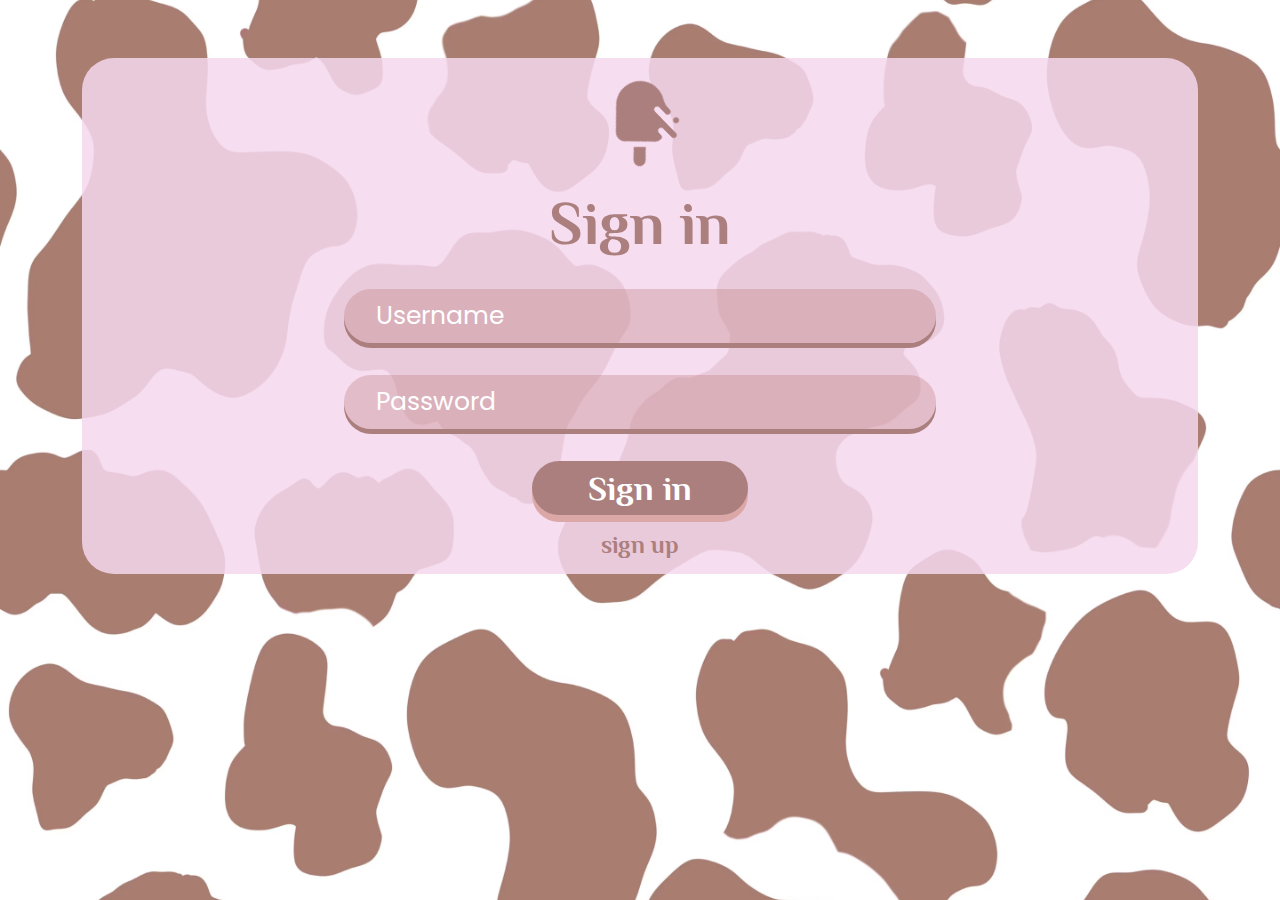
<file: index.html>
<!DOCTYPE html>
<html lang="en">
<head>
    <meta charset="UTF-8">
    <meta http-equiv="X-UA-Compatible" content="IE=edge">
    <meta name="viewport" content="width=device-width, initial-scale=1.0">
    <title>Choco Admin</title>
    <link rel="stylesheet" href="./scss/style.css">
    <link rel="stylesheet" href="/Philosopher/stylesheet.css">
    <link rel="stylesheet" href="./poppins/stylesheet.css">
    <link rel="stylesheet" href="./bootstrap-5.0.2-dist/css/bootstrap-grid.css">
</head>
<body>
    
<div class="background_img">
   <div class="container">
    <div class="signin_block">
        <div class="logo">
            <img src="./images/Melting Ice Cream.png" alt="">
        </div>
        <div class="heading">
            <h2>Sign in</h2>
        </div>
        <div class="signin_form">
            <input class="input_form signin_username" type="text" placeholder="Username">
            <input class="input_form signin_password" type="password" placeholder="Password">

        </div>
        <div class="signin_btn">
            <button>Sign in</button>
        </div>
        <div class="signup_link">
            <a href="./pages/signup.html">sign up</a>
        </div>
    </div>
    </div>
</div>




<script type="text/javascript" src="./js/validation.js"></script>

<script type="text/javascript" src="./js/sign_in.js"></script>
</body>
</html>
</file>
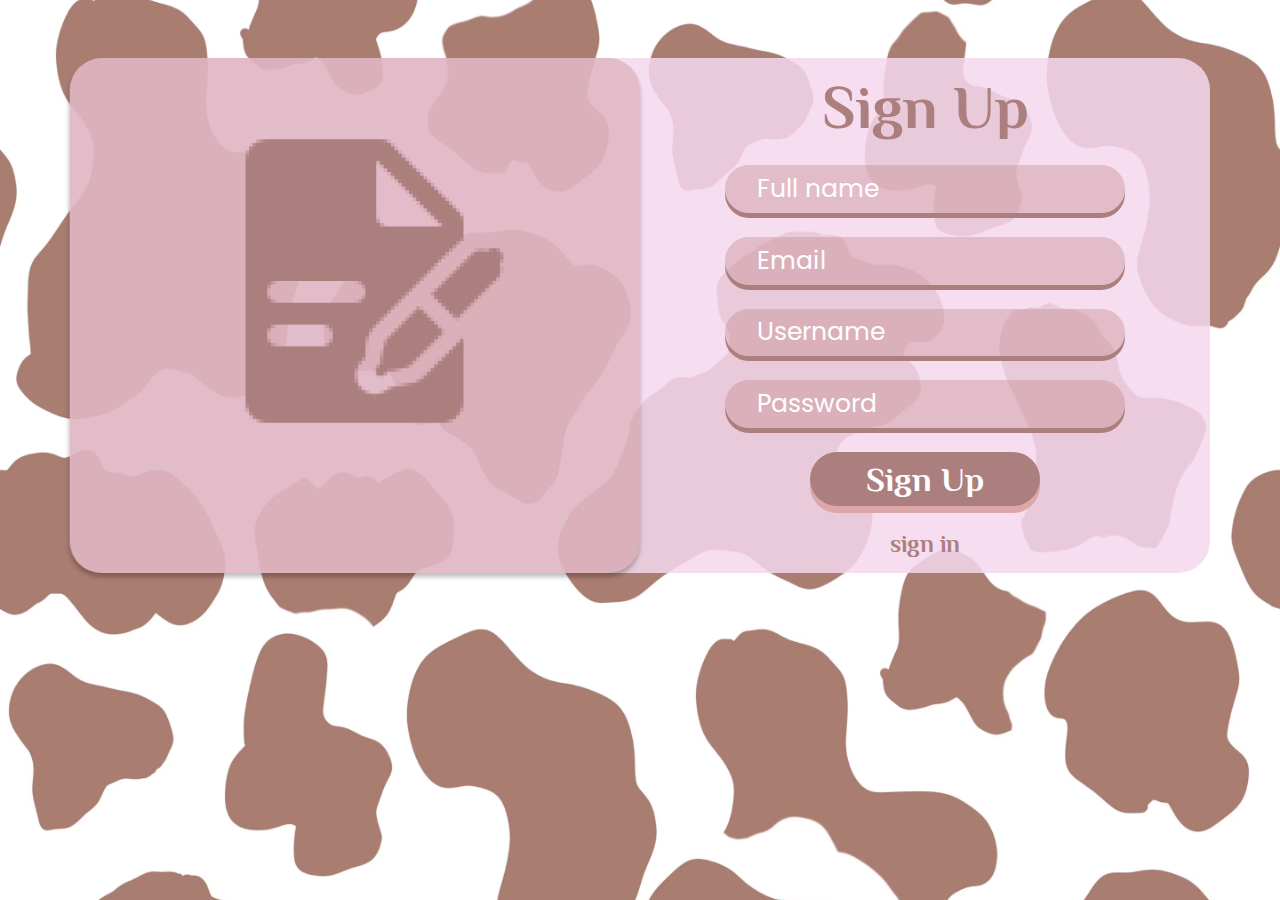
<file: pages/signup.html>
<!DOCTYPE html>
<html lang="en">
<head>
    <meta charset="UTF-8">
    <meta http-equiv="X-UA-Compatible" content="IE=edge">
    <meta name="viewport" content="width=device-width, initial-scale=1.0">
    <title>Choco Admin</title>
    <link rel="stylesheet" href="../scss/style.css">
    <link rel="stylesheet" href="../Philosopher/stylesheet.css">
    <link rel="stylesheet" href="../poppins/stylesheet.css">
    <link rel="stylesheet" href="../bootstrap-5.0.2-dist/css/bootstrap-grid.css">
</head>
<body>
    
<div class="background_img">
   
    <div class="container signin_block">
        <div class="row">
        <div class="left_block col-lg-6 ">
            <img src="../images/Signing A Document.png" alt="">
        </div>
        <div class="right_block col-lg-6">
        <div class="heading">
            <h2>Sign Up</h2>
        </div>
        <form action=""  class="form" id="form">
        <div class="signin_form ">
            <input class="form-input full_name" type="text" placeholder="Full name">
            <input class="form-input email" type="text" placeholder="Email">
            <input class="form-input user_name" type="text" placeholder="Username">
            <input class="form-input password" type="password" placeholder="Password">


        </div>
        <div class="signup_btn">
            <button>Sign Up</button>
        </div>
        <div class="signin_link">
            <a href="../index.html">sign in</a>
        </div>
        </form>
        </div>
        </div>
    </div>
</div>

<script type="text/javascript" src="../js/validation.js"></script>

</body>
</html>
</file>
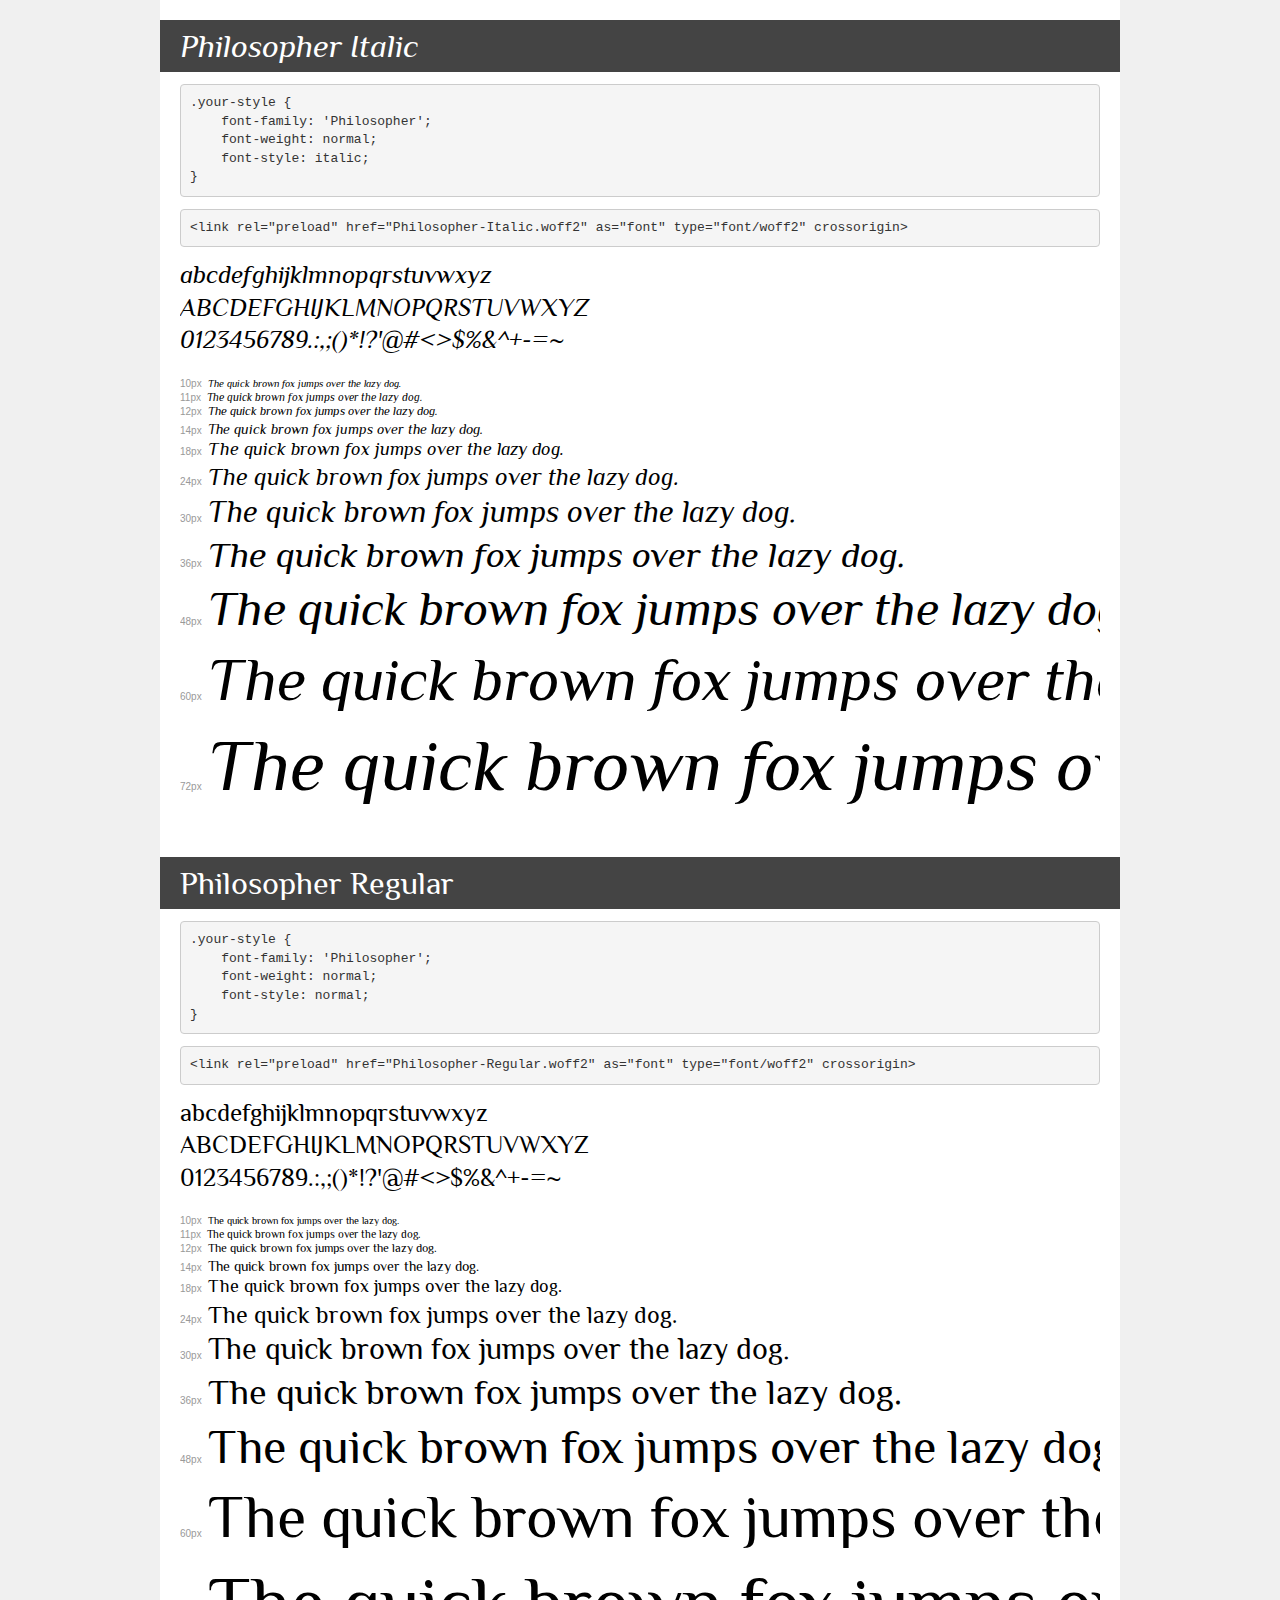
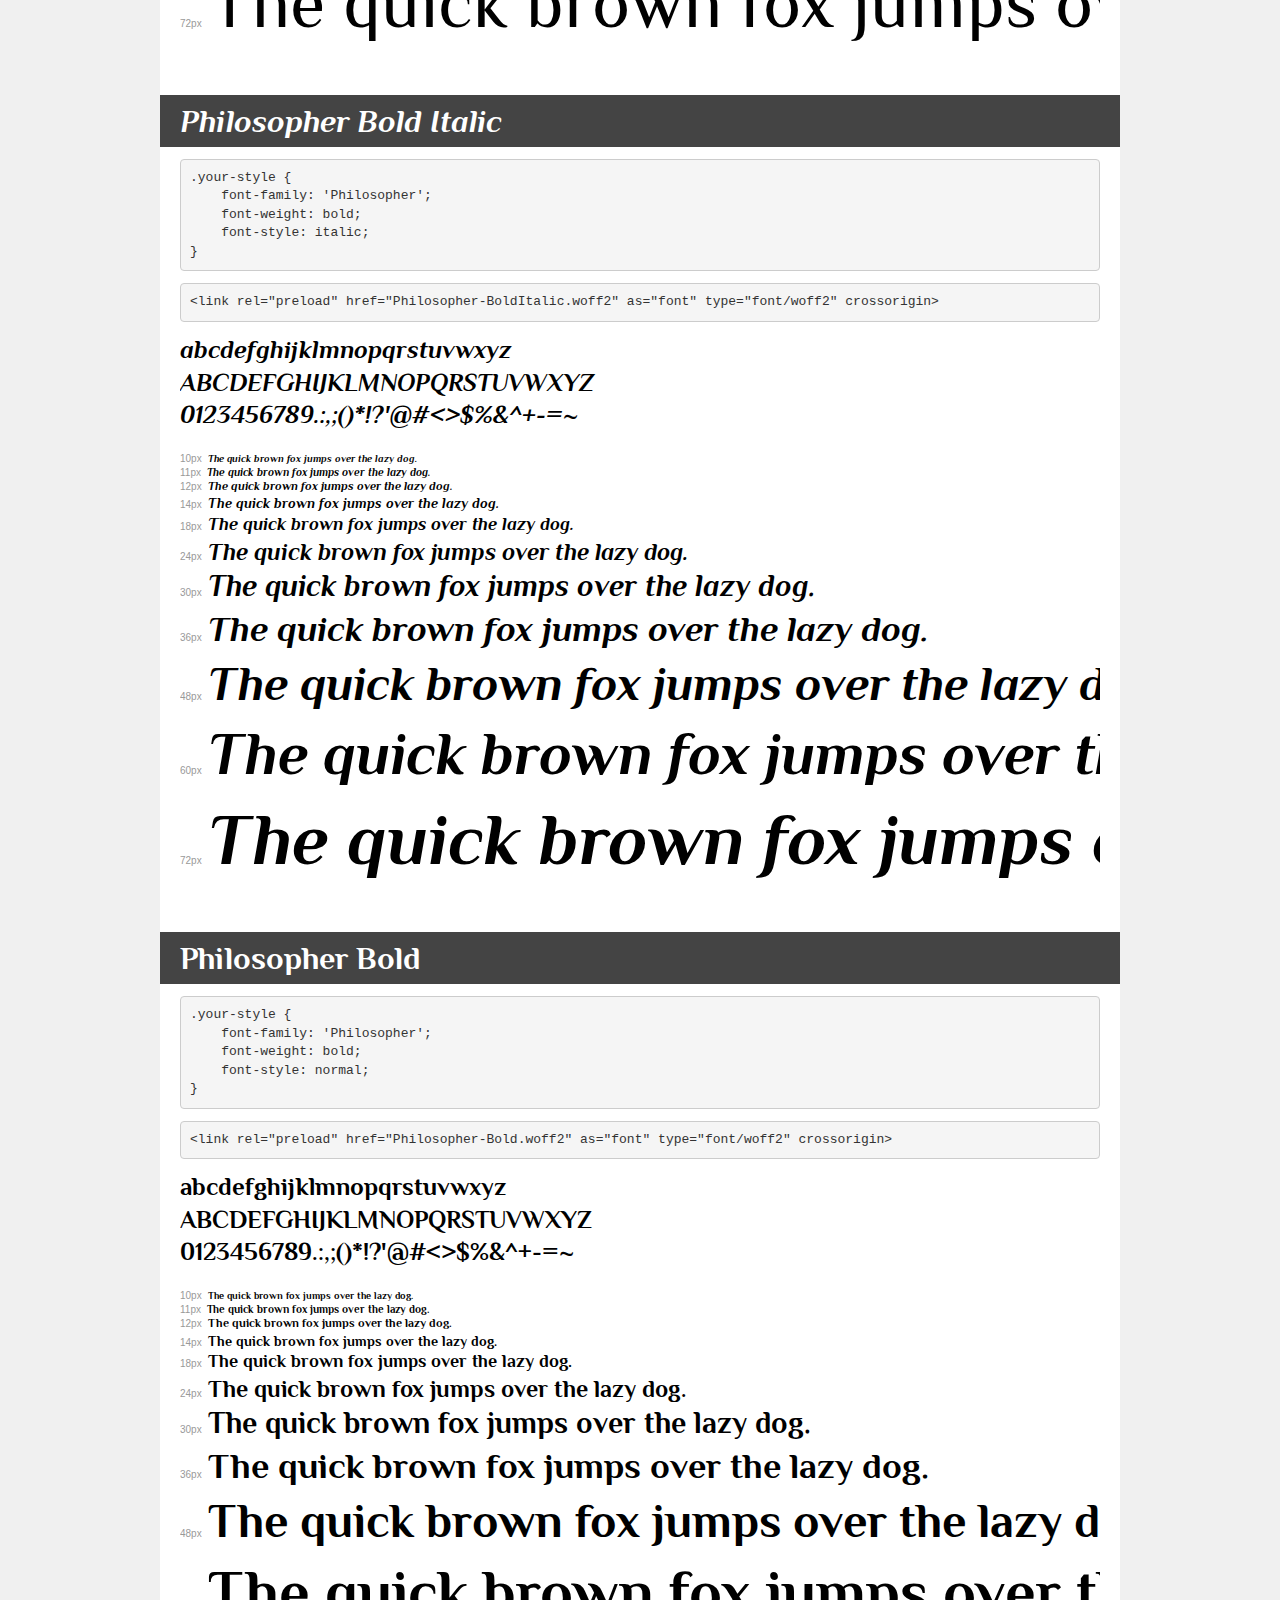
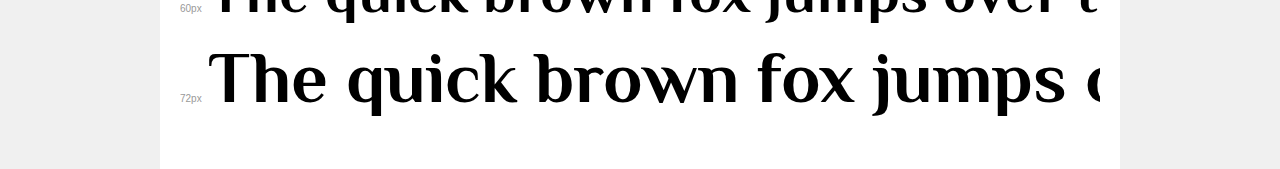
<file: Philosopher/demo.html>
<!DOCTYPE html>
<html lang="en">
<head>
    <meta charset="utf-8">
    <meta http-equiv="X-UA-Compatible" content="IE=edge">
    <meta name="viewport" content="width=device-width, initial-scale=1">
    <meta name="robots" content="noindex, noarchive">
    <meta name="format-detection" content="telephone=no">
    <title>Transfonter demo</title>
    <link href="stylesheet.css" rel="stylesheet">
    <style>
        /*
        http://meyerweb.com/eric/tools/css/reset/
        v2.0 | 20110126
        License: none (public domain)
        */
        html, body, div, span, applet, object, iframe,
        h1, h2, h3, h4, h5, h6, p, blockquote, pre,
        a, abbr, acronym, address, big, cite, code,
        del, dfn, em, img, ins, kbd, q, s, samp,
        small, strike, strong, sub, sup, tt, var,
        b, u, i, center,
        dl, dt, dd, ol, ul, li,
        fieldset, form, label, legend,
        table, caption, tbody, tfoot, thead, tr, th, td,
        article, aside, canvas, details, embed,
        figure, figcaption, footer, header, hgroup,
        menu, nav, output, ruby, section, summary,
        time, mark, audio, video {
            margin: 0;
            padding: 0;
            border: 0;
            font-size: 100%;
            font: inherit;
            vertical-align: baseline;
        }
        /* HTML5 display-role reset for older browsers */
        article, aside, details, figcaption, figure,
        footer, header, hgroup, menu, nav, section {
            display: block;
        }
        body {
            line-height: 1;
        }
        ol, ul {
            list-style: none;
        }
        blockquote, q {
            quotes: none;
        }
        blockquote:before, blockquote:after,
        q:before, q:after {
            content: '';
            content: none;
        }
        table {
            border-collapse: collapse;
            border-spacing: 0;
        }
        /* demo styles */
        body {
            background: #f0f0f0;
            color: #000;
        }
        .page {
            background: #fff;
            width: 920px;
            margin: 0 auto;
            padding: 20px 20px 0 20px;
            overflow: hidden;
        }
        .font-container {
            overflow-x: auto;
            overflow-y: hidden;
            margin-bottom: 40px;
            line-height: 1.3;
            white-space: nowrap;
            padding-bottom: 5px;
        }
        h1 {
            position: relative;
            background: #444;
            font-size: 32px;
            color: #fff;
            padding: 10px 20px;
            margin: 0 -20px 12px -20px;
        }
        .letters {
            font-size: 25px;
            margin-bottom: 20px;
        }
        .s10:before {
            content: '10px';
        }
        .s11:before {
            content: '11px';
        }
        .s12:before {
            content: '12px';
        }
        .s14:before {
            content: '14px';
        }
        .s18:before {
            content: '18px';
        }
        .s24:before {
            content: '24px';
        }
        .s30:before {
            content: '30px';
        }
        .s36:before {
            content: '36px';
        }
        .s48:before {
            content: '48px';
        }
        .s60:before {
            content: '60px';
        }
        .s72:before {
            content: '72px';
        }
        .s10:before, .s11:before, .s12:before, .s14:before,
        .s18:before, .s24:before, .s30:before, .s36:before,
        .s48:before, .s60:before, .s72:before {
            font-family: Arial, sans-serif;
            font-size: 10px;
            font-weight: normal;
            font-style: normal;
            color: #999;
            padding-right: 6px;
        }
        pre {
            display: block;
            padding: 9px;
            margin: 0 0 12px;
            font-family: Monaco, Menlo, Consolas, "Courier New", monospace;
            font-size: 13px;
            line-height: 1.428571429;
            color: #333;
            font-weight: normal;
            font-style: normal;
            background-color: #f5f5f5;
            border: 1px solid #ccc;
            overflow-x: auto;
            border-radius: 4px;
        }
        /* responsive */
        @media (max-width: 959px) {
            .page {
                width: auto;
                margin: 0;
            }
        }
    </style>
</head>
<body>
<div class="page">
    <div class="demo">
        <h1 style="font-family: 'Philosopher'; font-weight: normal; font-style: italic;">Philosopher Italic</h1>
        <pre title="Usage">.your-style {
    font-family: 'Philosopher';
    font-weight: normal;
    font-style: italic;
}</pre>
        <pre title="Preload (optional)">
&lt;link rel=&quot;preload&quot; href=&quot;Philosopher-Italic.woff2&quot; as=&quot;font&quot; type=&quot;font/woff2&quot; crossorigin&gt;</pre>
        <div class="font-container" style="font-family: 'Philosopher'; font-weight: normal; font-style: italic;">
            <p class="letters">
                abcdefghijklmnopqrstuvwxyz<br>
ABCDEFGHIJKLMNOPQRSTUVWXYZ<br>
                0123456789.:,;()*!?'@#&lt;&gt;$%&^+-=~
            </p>
            <p class="s10" style="font-size: 10px;">The quick brown fox jumps over the lazy dog.</p>
            <p class="s11" style="font-size: 11px;">The quick brown fox jumps over the lazy dog.</p>
            <p class="s12" style="font-size: 12px;">The quick brown fox jumps over the lazy dog.</p>
            <p class="s14" style="font-size: 14px;">The quick brown fox jumps over the lazy dog.</p>
            <p class="s18" style="font-size: 18px;">The quick brown fox jumps over the lazy dog.</p>
            <p class="s24" style="font-size: 24px;">The quick brown fox jumps over the lazy dog.</p>
            <p class="s30" style="font-size: 30px;">The quick brown fox jumps over the lazy dog.</p>
            <p class="s36" style="font-size: 36px;">The quick brown fox jumps over the lazy dog.</p>
            <p class="s48" style="font-size: 48px;">The quick brown fox jumps over the lazy dog.</p>
            <p class="s60" style="font-size: 60px;">The quick brown fox jumps over the lazy dog.</p>
            <p class="s72" style="font-size: 72px;">The quick brown fox jumps over the lazy dog.</p>
        </div>
    </div>

    <div class="demo">
        <h1 style="font-family: 'Philosopher'; font-weight: normal; font-style: normal;">Philosopher Regular</h1>
        <pre title="Usage">.your-style {
    font-family: 'Philosopher';
    font-weight: normal;
    font-style: normal;
}</pre>
        <pre title="Preload (optional)">
&lt;link rel=&quot;preload&quot; href=&quot;Philosopher-Regular.woff2&quot; as=&quot;font&quot; type=&quot;font/woff2&quot; crossorigin&gt;</pre>
        <div class="font-container" style="font-family: 'Philosopher'; font-weight: normal; font-style: normal;">
            <p class="letters">
                abcdefghijklmnopqrstuvwxyz<br>
ABCDEFGHIJKLMNOPQRSTUVWXYZ<br>
                0123456789.:,;()*!?'@#&lt;&gt;$%&^+-=~
            </p>
            <p class="s10" style="font-size: 10px;">The quick brown fox jumps over the lazy dog.</p>
            <p class="s11" style="font-size: 11px;">The quick brown fox jumps over the lazy dog.</p>
            <p class="s12" style="font-size: 12px;">The quick brown fox jumps over the lazy dog.</p>
            <p class="s14" style="font-size: 14px;">The quick brown fox jumps over the lazy dog.</p>
            <p class="s18" style="font-size: 18px;">The quick brown fox jumps over the lazy dog.</p>
            <p class="s24" style="font-size: 24px;">The quick brown fox jumps over the lazy dog.</p>
            <p class="s30" style="font-size: 30px;">The quick brown fox jumps over the lazy dog.</p>
            <p class="s36" style="font-size: 36px;">The quick brown fox jumps over the lazy dog.</p>
            <p class="s48" style="font-size: 48px;">The quick brown fox jumps over the lazy dog.</p>
            <p class="s60" style="font-size: 60px;">The quick brown fox jumps over the lazy dog.</p>
            <p class="s72" style="font-size: 72px;">The quick brown fox jumps over the lazy dog.</p>
        </div>
    </div>

    <div class="demo">
        <h1 style="font-family: 'Philosopher'; font-weight: bold; font-style: italic;">Philosopher Bold Italic</h1>
        <pre title="Usage">.your-style {
    font-family: 'Philosopher';
    font-weight: bold;
    font-style: italic;
}</pre>
        <pre title="Preload (optional)">
&lt;link rel=&quot;preload&quot; href=&quot;Philosopher-BoldItalic.woff2&quot; as=&quot;font&quot; type=&quot;font/woff2&quot; crossorigin&gt;</pre>
        <div class="font-container" style="font-family: 'Philosopher'; font-weight: bold; font-style: italic;">
            <p class="letters">
                abcdefghijklmnopqrstuvwxyz<br>
ABCDEFGHIJKLMNOPQRSTUVWXYZ<br>
                0123456789.:,;()*!?'@#&lt;&gt;$%&^+-=~
            </p>
            <p class="s10" style="font-size: 10px;">The quick brown fox jumps over the lazy dog.</p>
            <p class="s11" style="font-size: 11px;">The quick brown fox jumps over the lazy dog.</p>
            <p class="s12" style="font-size: 12px;">The quick brown fox jumps over the lazy dog.</p>
            <p class="s14" style="font-size: 14px;">The quick brown fox jumps over the lazy dog.</p>
            <p class="s18" style="font-size: 18px;">The quick brown fox jumps over the lazy dog.</p>
            <p class="s24" style="font-size: 24px;">The quick brown fox jumps over the lazy dog.</p>
            <p class="s30" style="font-size: 30px;">The quick brown fox jumps over the lazy dog.</p>
            <p class="s36" style="font-size: 36px;">The quick brown fox jumps over the lazy dog.</p>
            <p class="s48" style="font-size: 48px;">The quick brown fox jumps over the lazy dog.</p>
            <p class="s60" style="font-size: 60px;">The quick brown fox jumps over the lazy dog.</p>
            <p class="s72" style="font-size: 72px;">The quick brown fox jumps over the lazy dog.</p>
        </div>
    </div>

    <div class="demo">
        <h1 style="font-family: 'Philosopher'; font-weight: bold; font-style: normal;">Philosopher Bold</h1>
        <pre title="Usage">.your-style {
    font-family: 'Philosopher';
    font-weight: bold;
    font-style: normal;
}</pre>
        <pre title="Preload (optional)">
&lt;link rel=&quot;preload&quot; href=&quot;Philosopher-Bold.woff2&quot; as=&quot;font&quot; type=&quot;font/woff2&quot; crossorigin&gt;</pre>
        <div class="font-container" style="font-family: 'Philosopher'; font-weight: bold; font-style: normal;">
            <p class="letters">
                abcdefghijklmnopqrstuvwxyz<br>
ABCDEFGHIJKLMNOPQRSTUVWXYZ<br>
                0123456789.:,;()*!?'@#&lt;&gt;$%&^+-=~
            </p>
            <p class="s10" style="font-size: 10px;">The quick brown fox jumps over the lazy dog.</p>
            <p class="s11" style="font-size: 11px;">The quick brown fox jumps over the lazy dog.</p>
            <p class="s12" style="font-size: 12px;">The quick brown fox jumps over the lazy dog.</p>
            <p class="s14" style="font-size: 14px;">The quick brown fox jumps over the lazy dog.</p>
            <p class="s18" style="font-size: 18px;">The quick brown fox jumps over the lazy dog.</p>
            <p class="s24" style="font-size: 24px;">The quick brown fox jumps over the lazy dog.</p>
            <p class="s30" style="font-size: 30px;">The quick brown fox jumps over the lazy dog.</p>
            <p class="s36" style="font-size: 36px;">The quick brown fox jumps over the lazy dog.</p>
            <p class="s48" style="font-size: 48px;">The quick brown fox jumps over the lazy dog.</p>
            <p class="s60" style="font-size: 60px;">The quick brown fox jumps over the lazy dog.</p>
            <p class="s72" style="font-size: 72px;">The quick brown fox jumps over the lazy dog.</p>
        </div>
    </div>

</div>
</body>
</html>
</file>
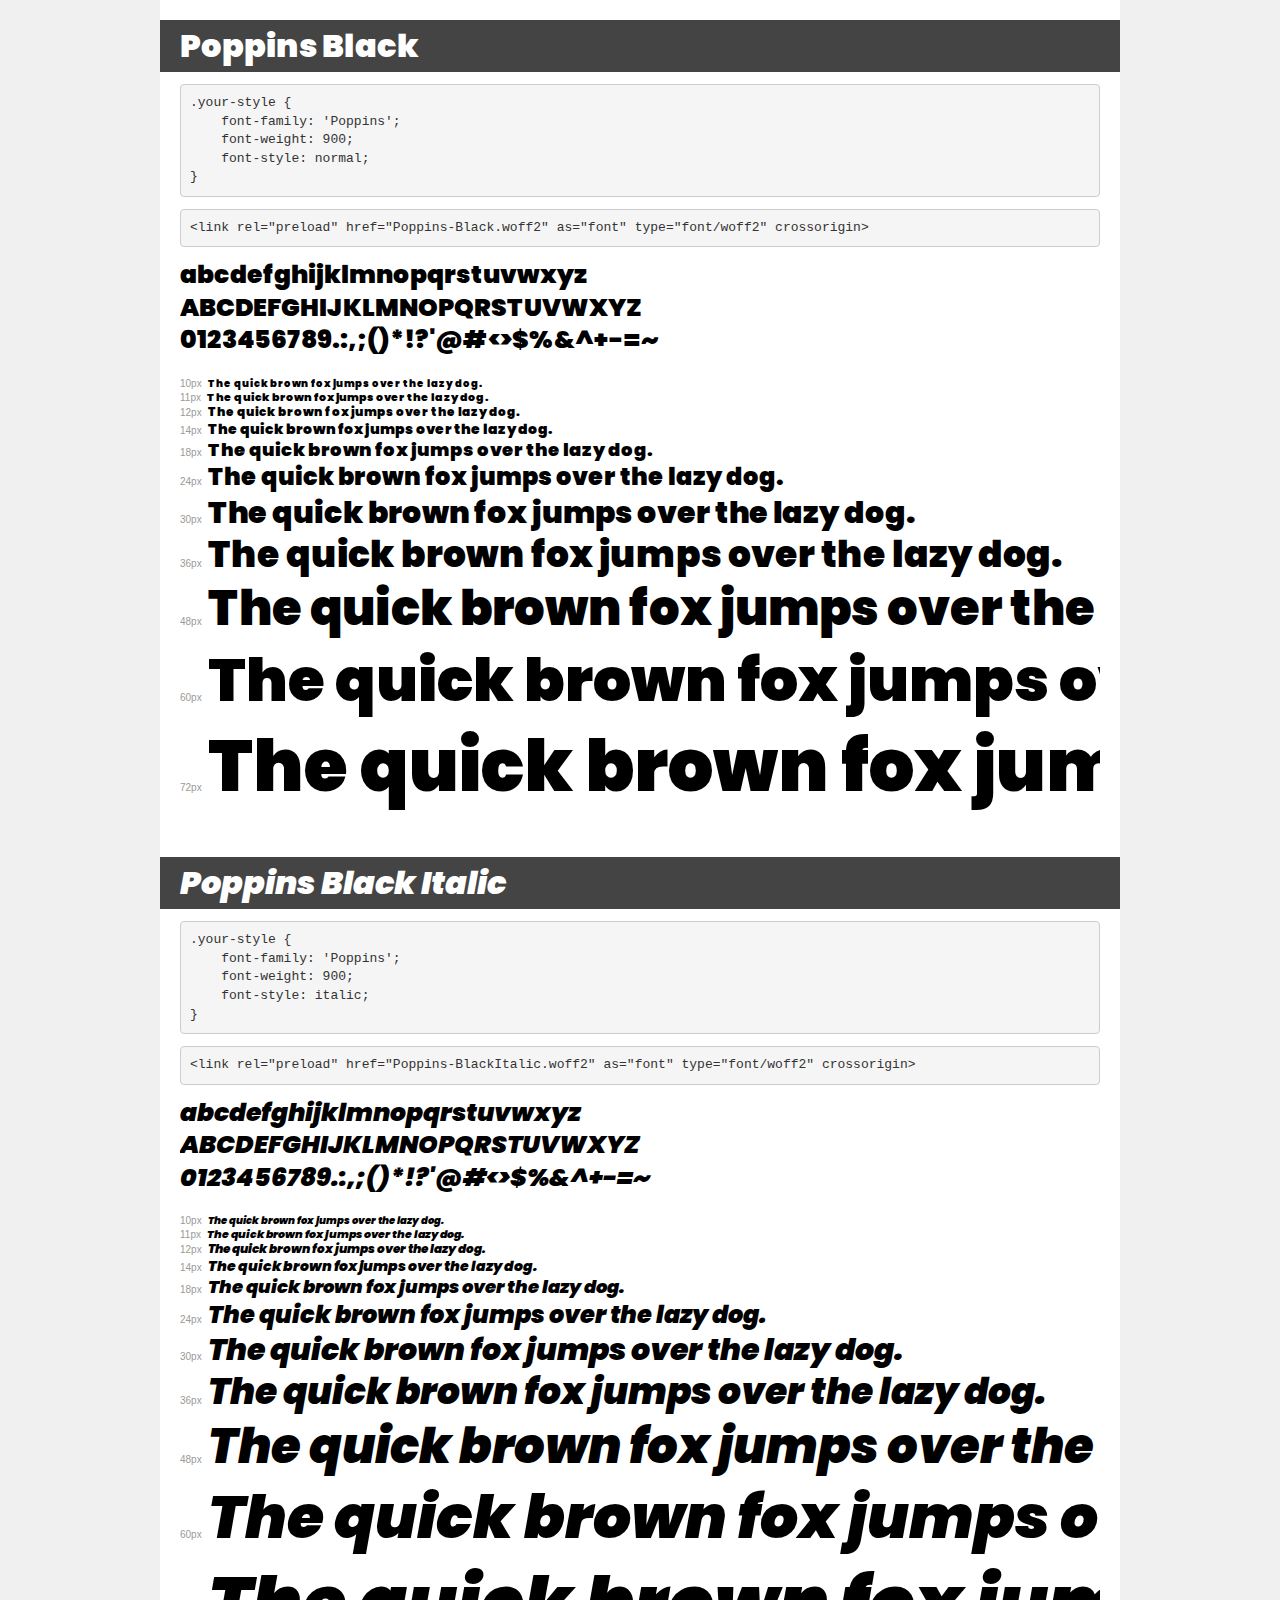
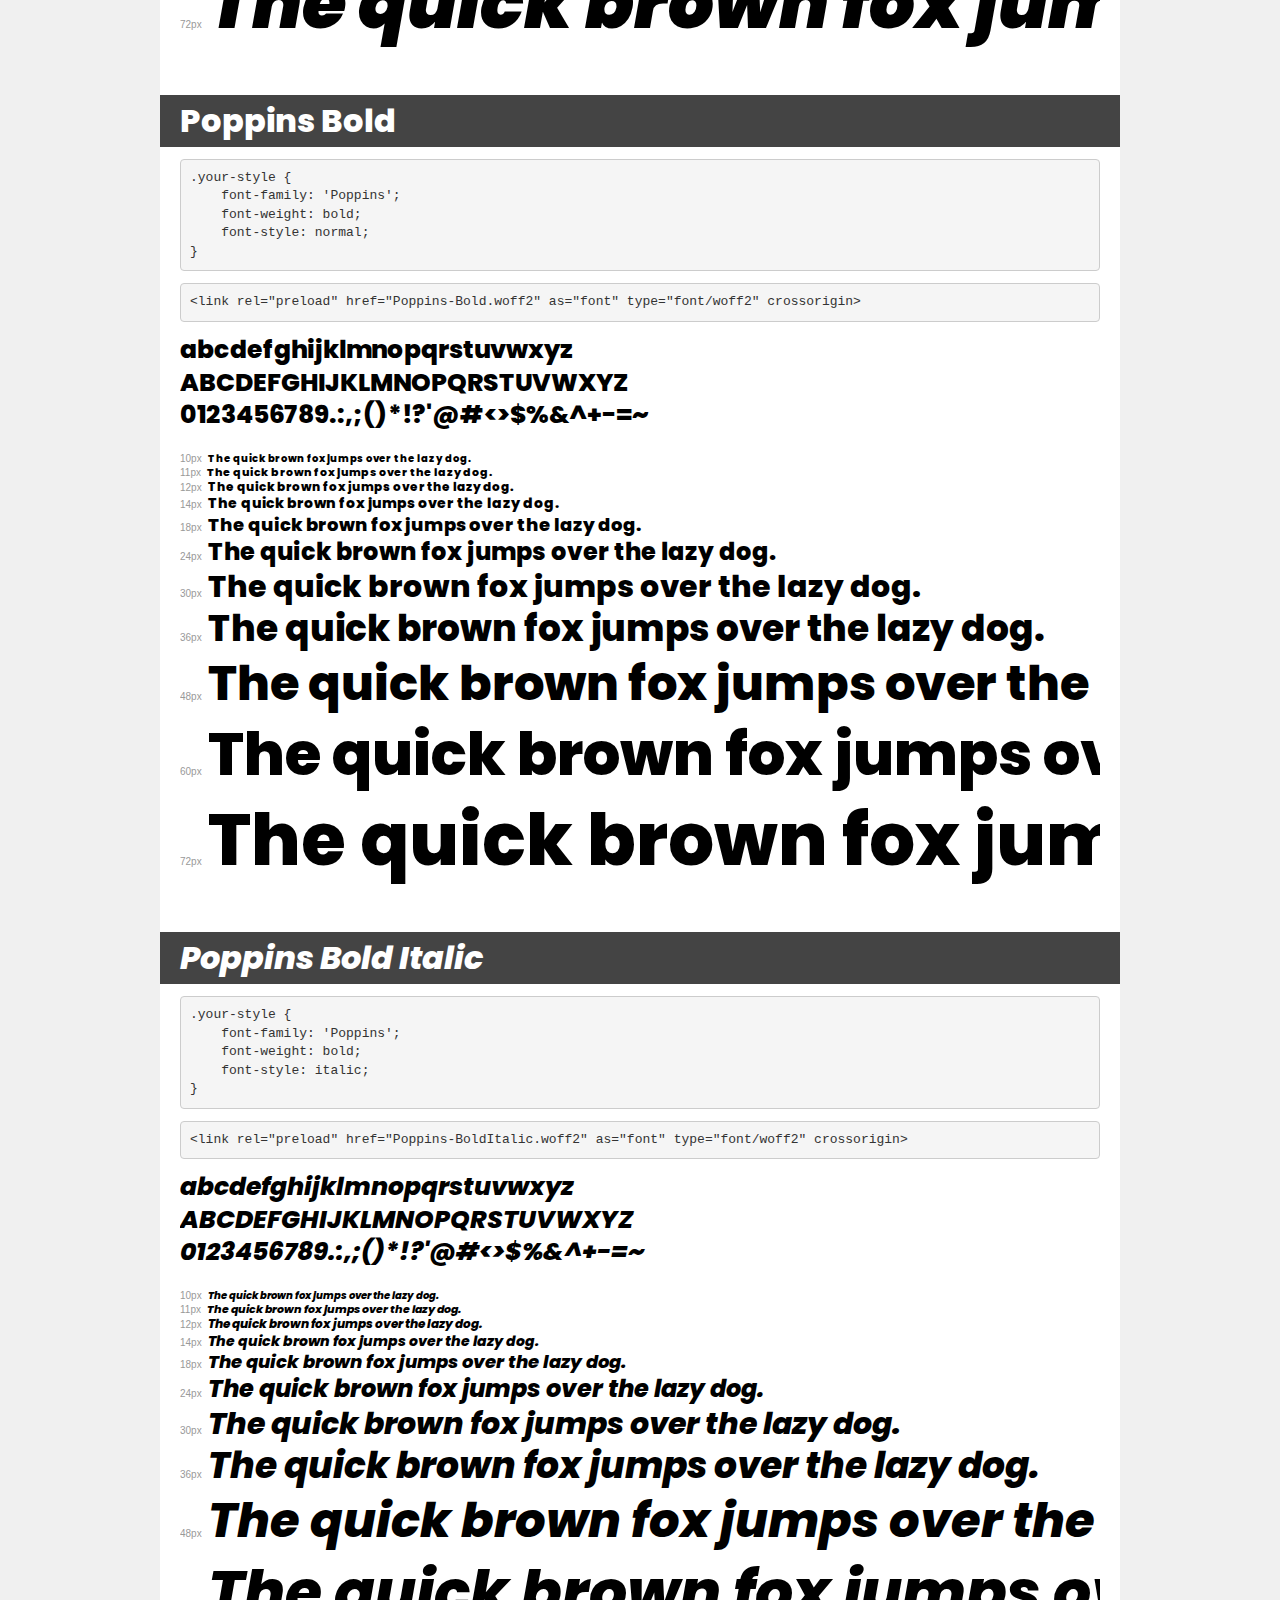
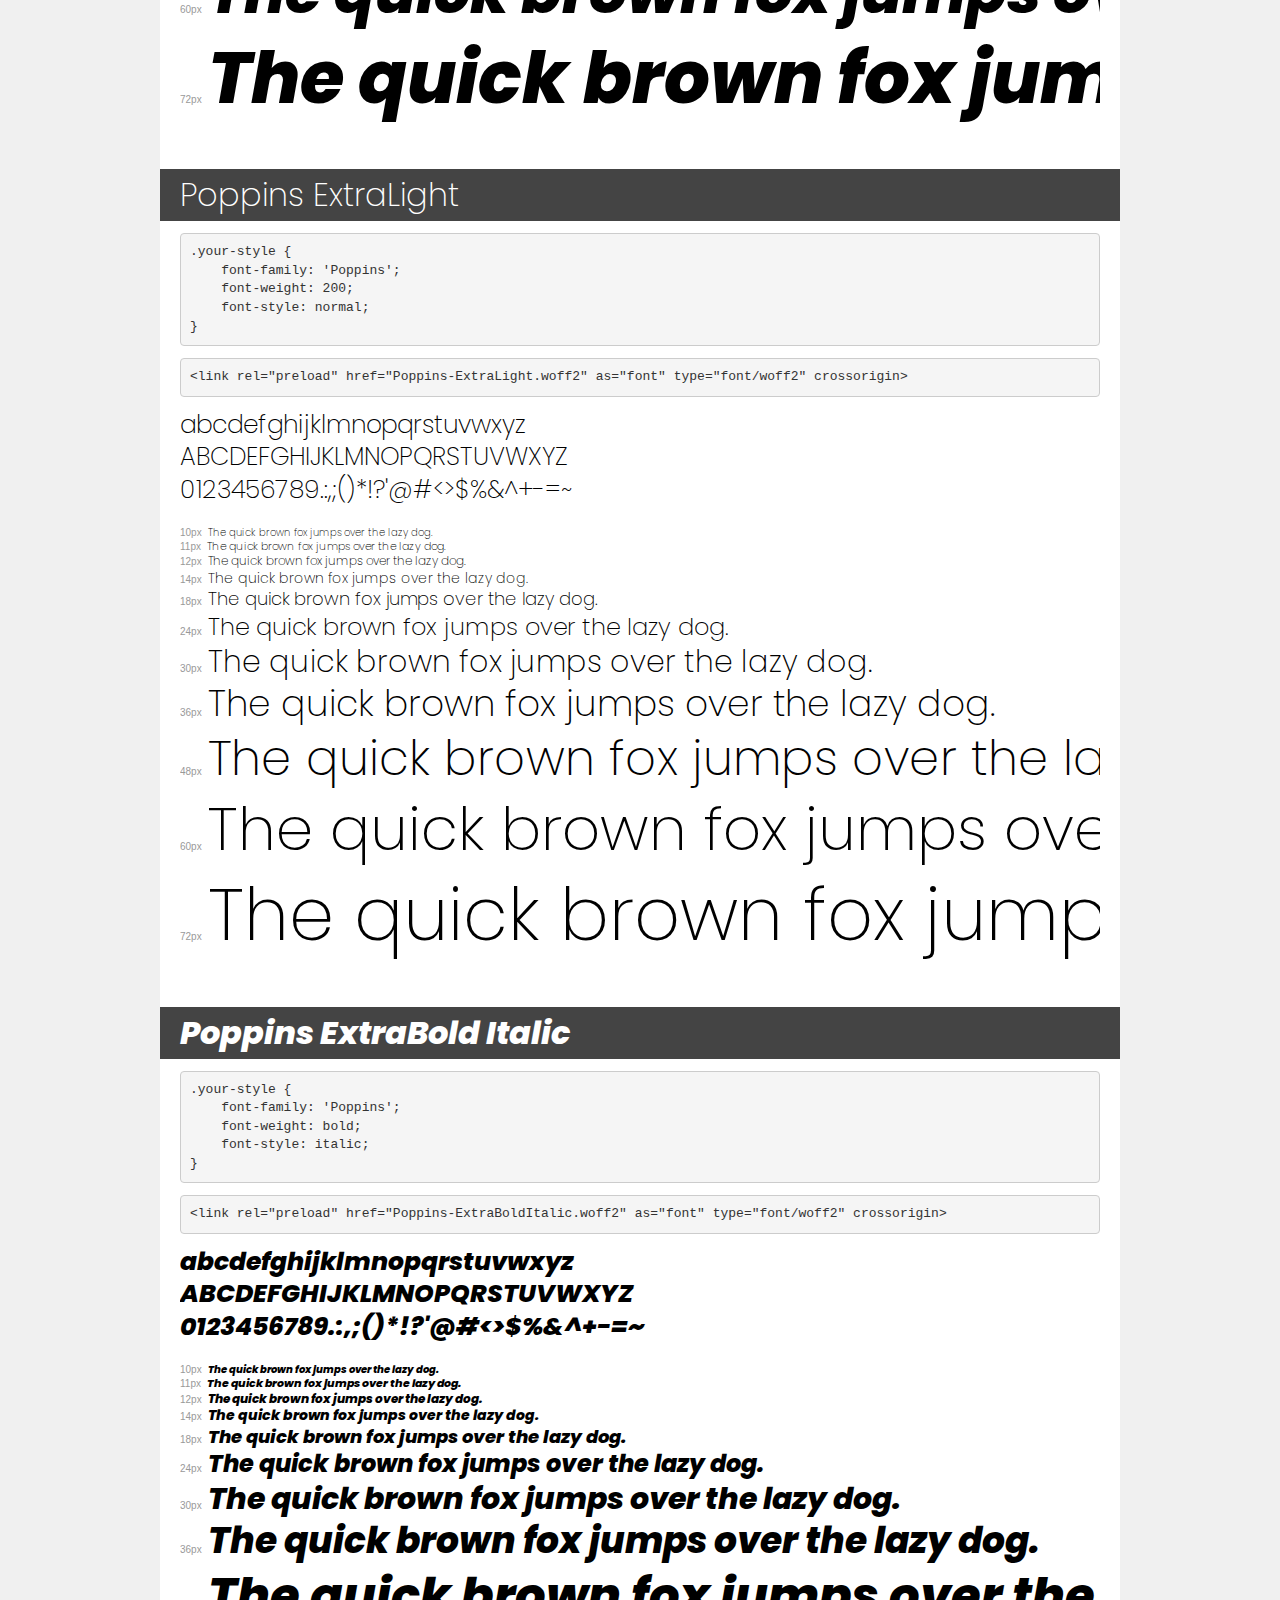
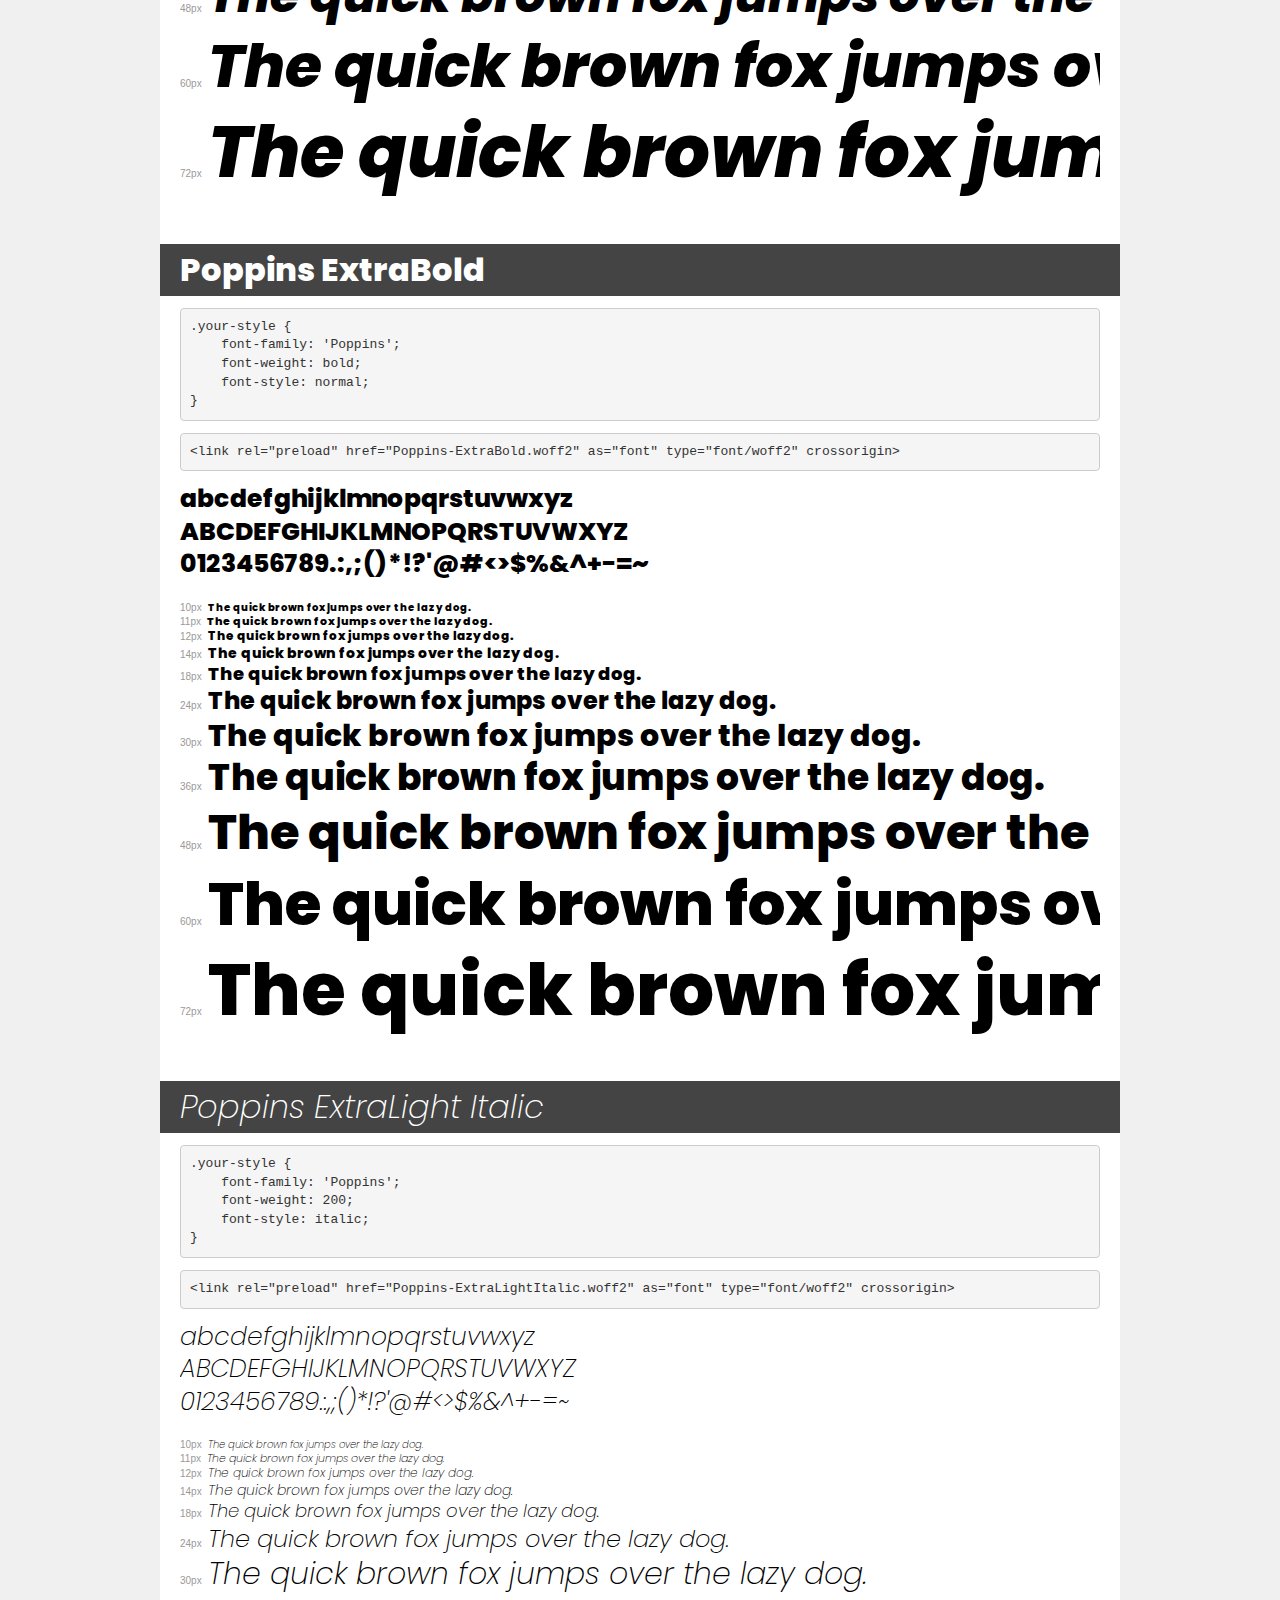
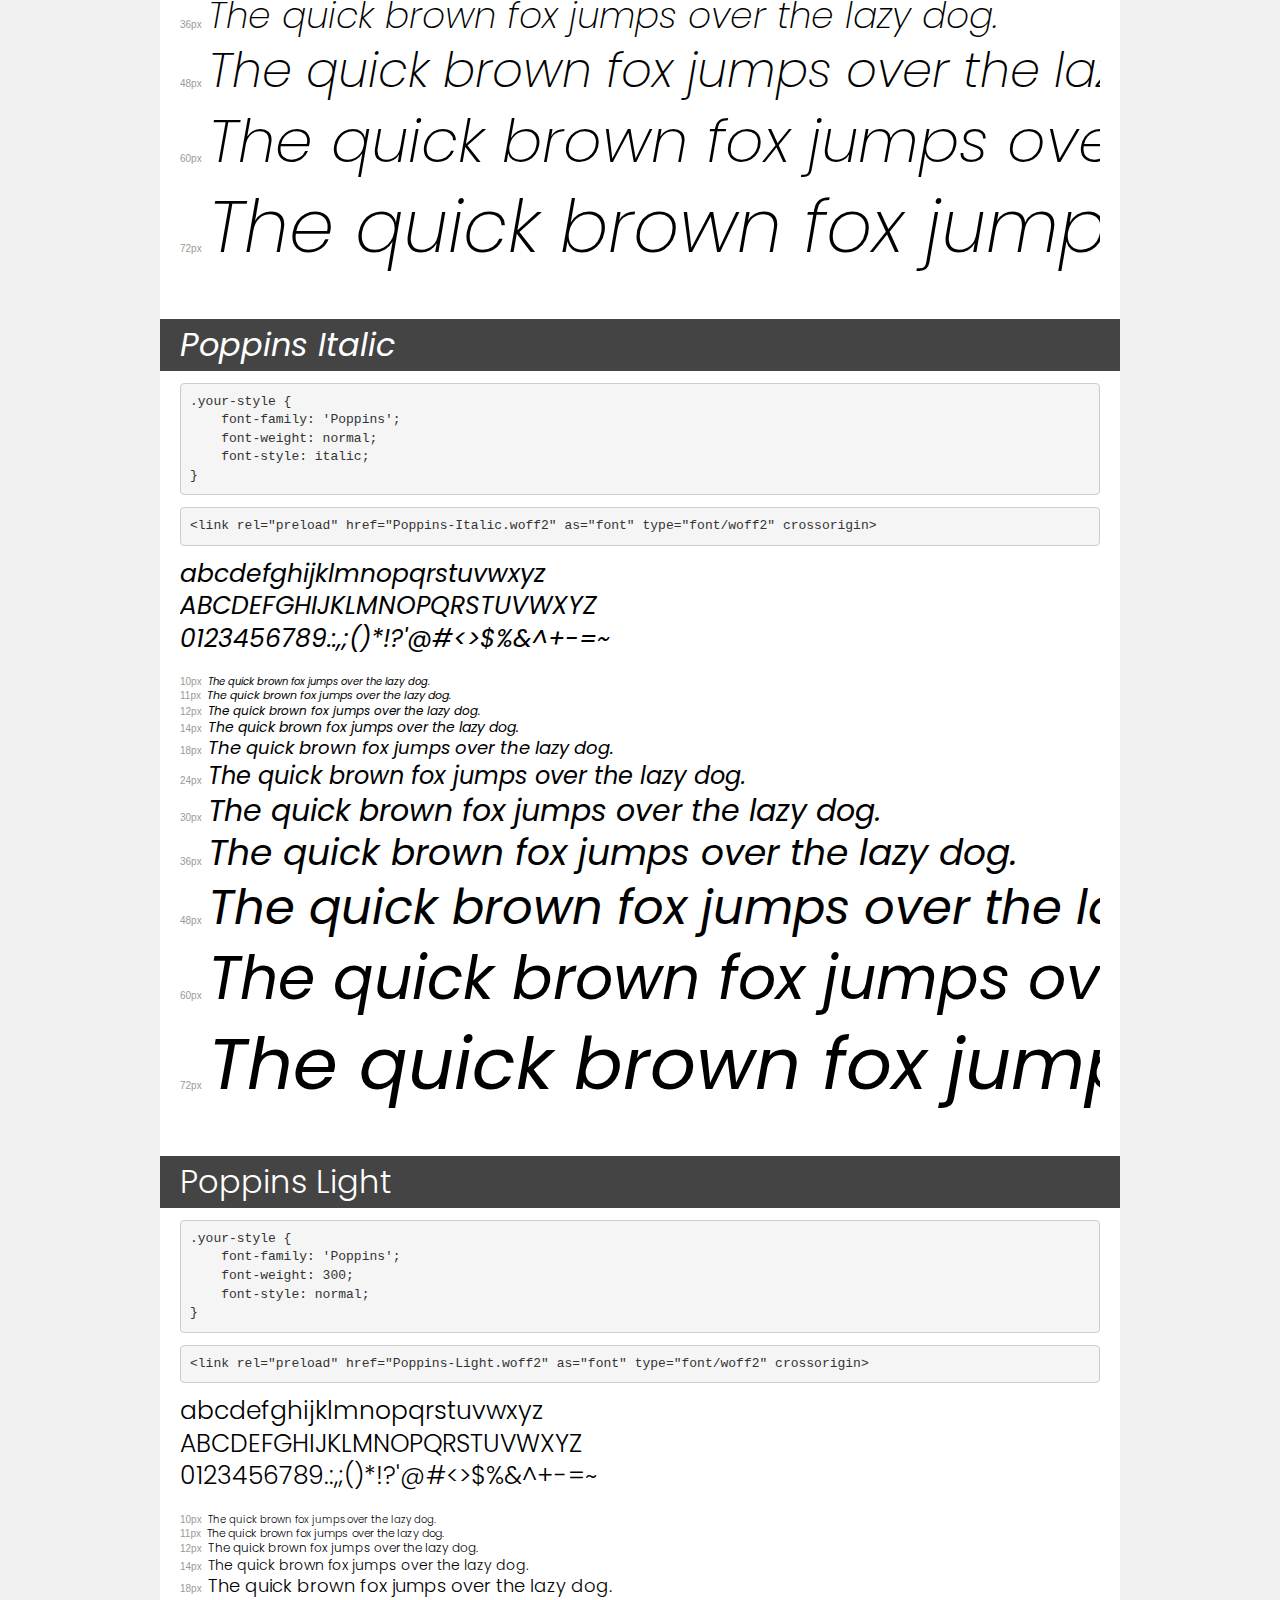
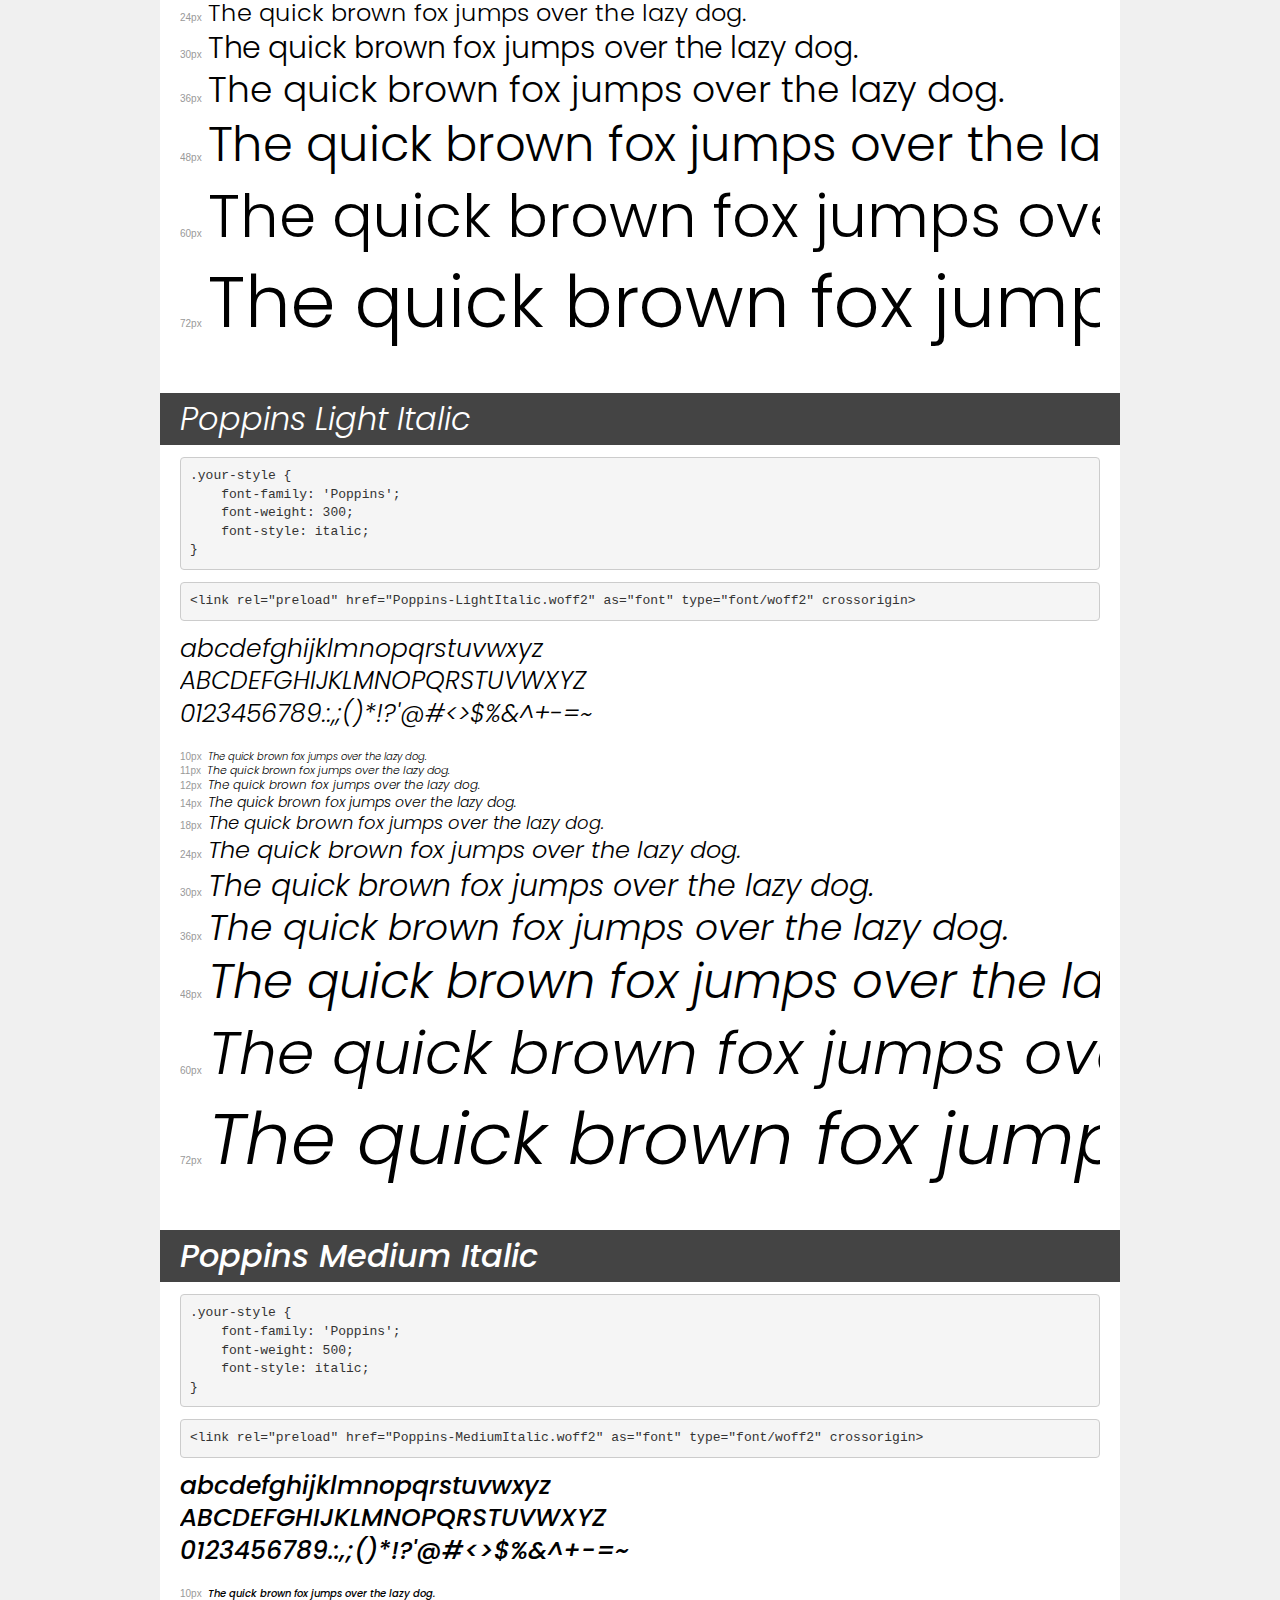
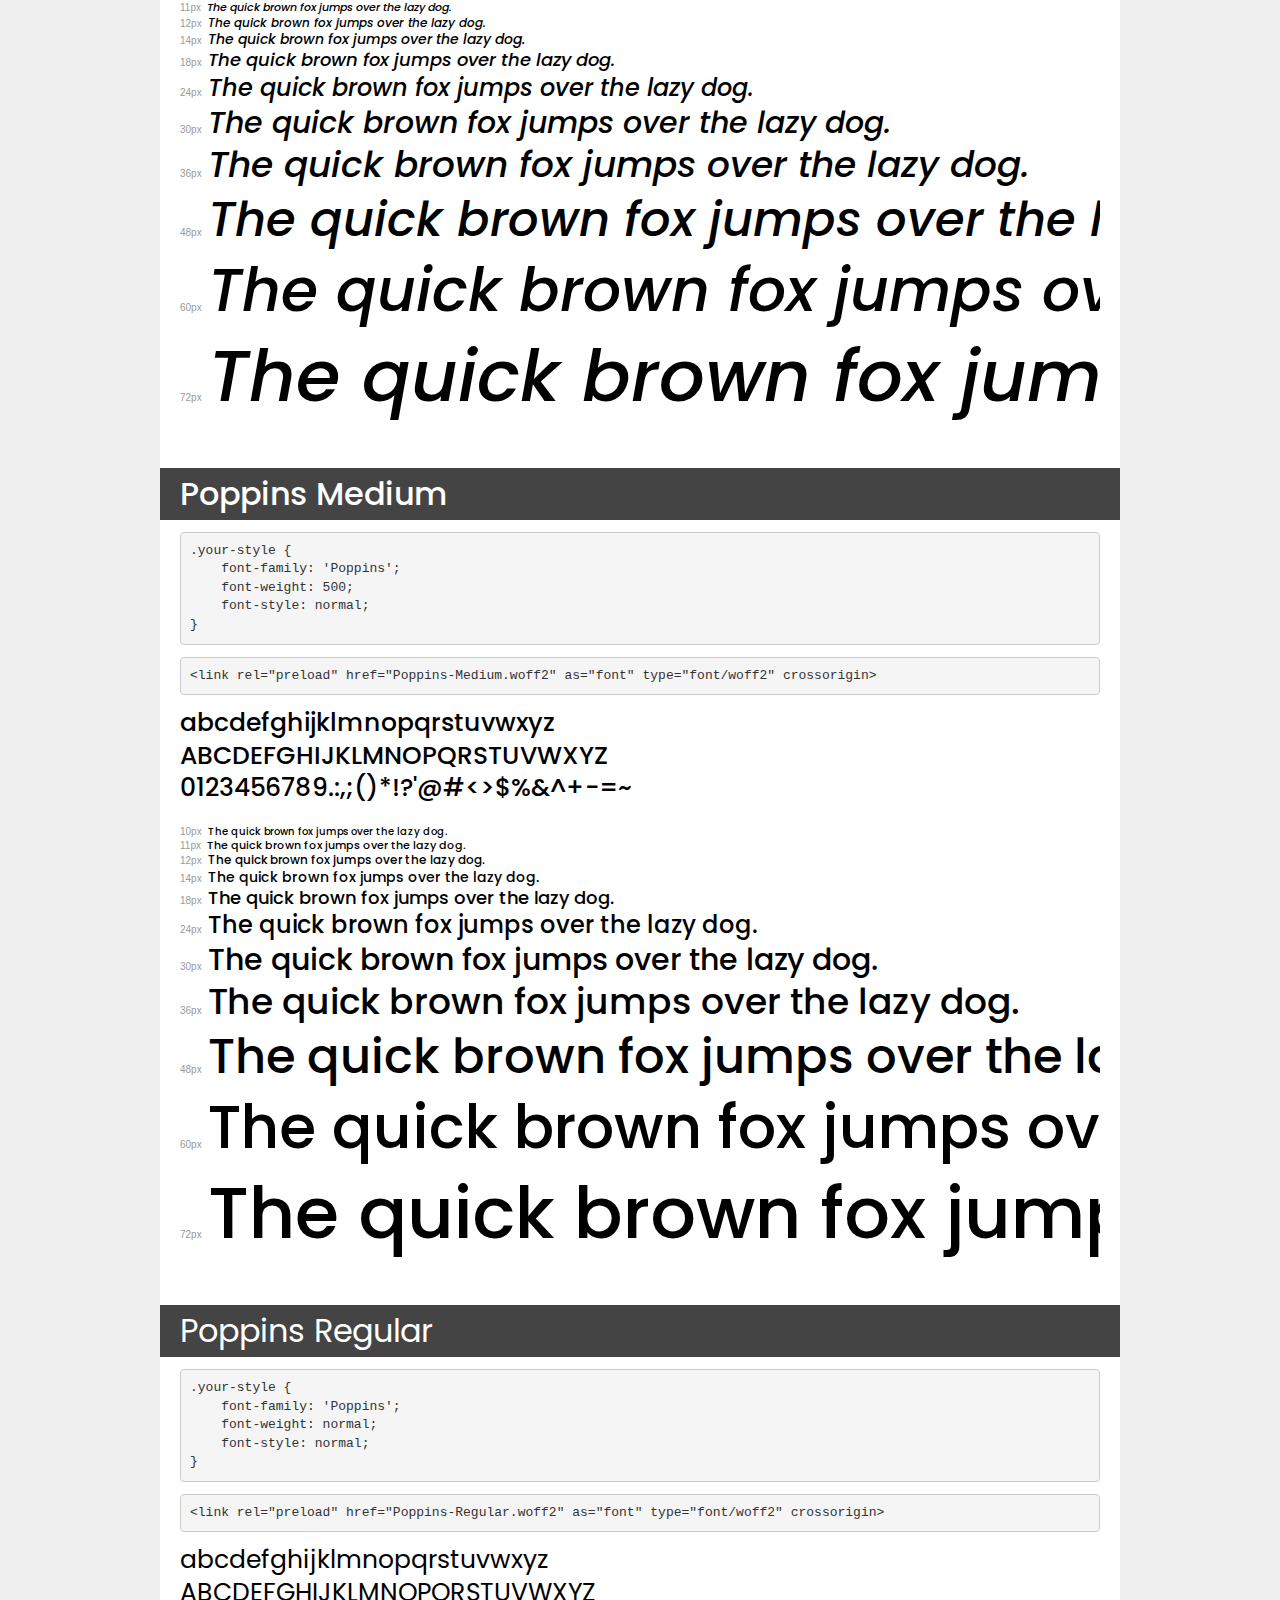
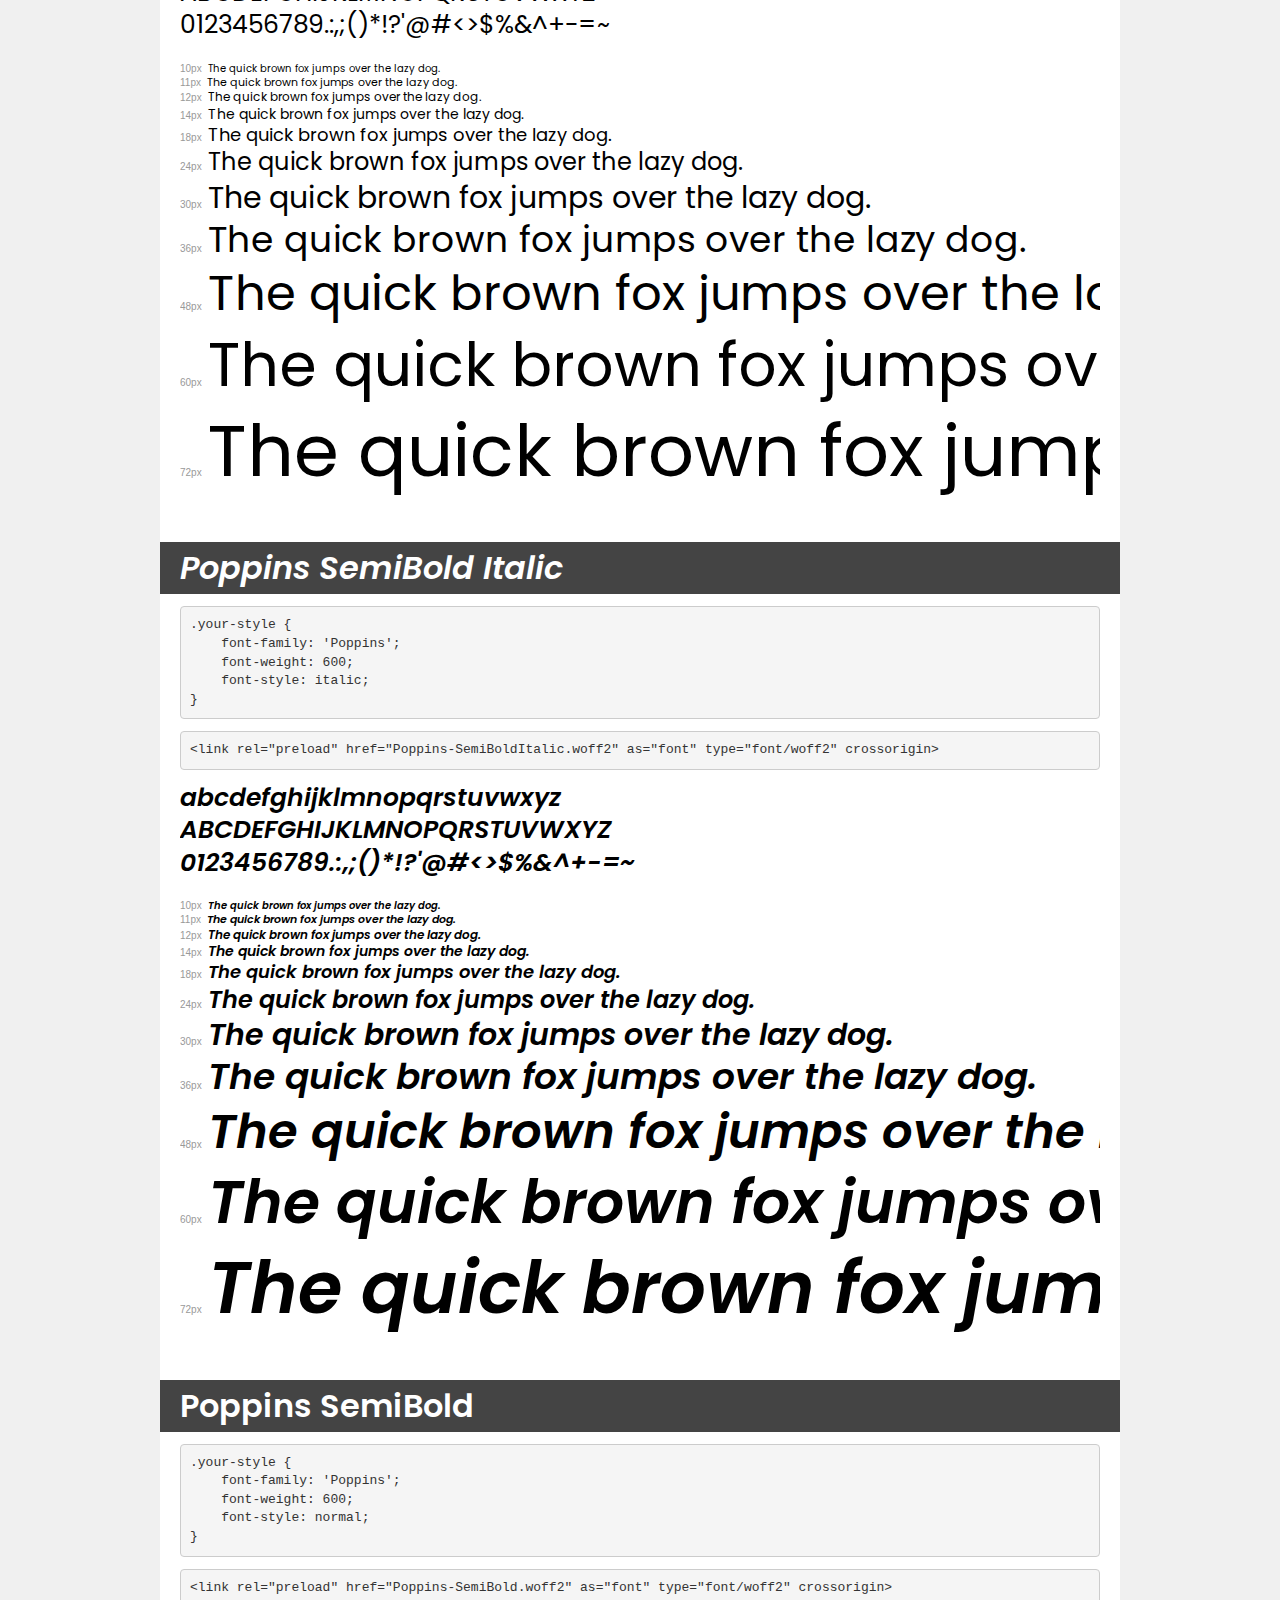
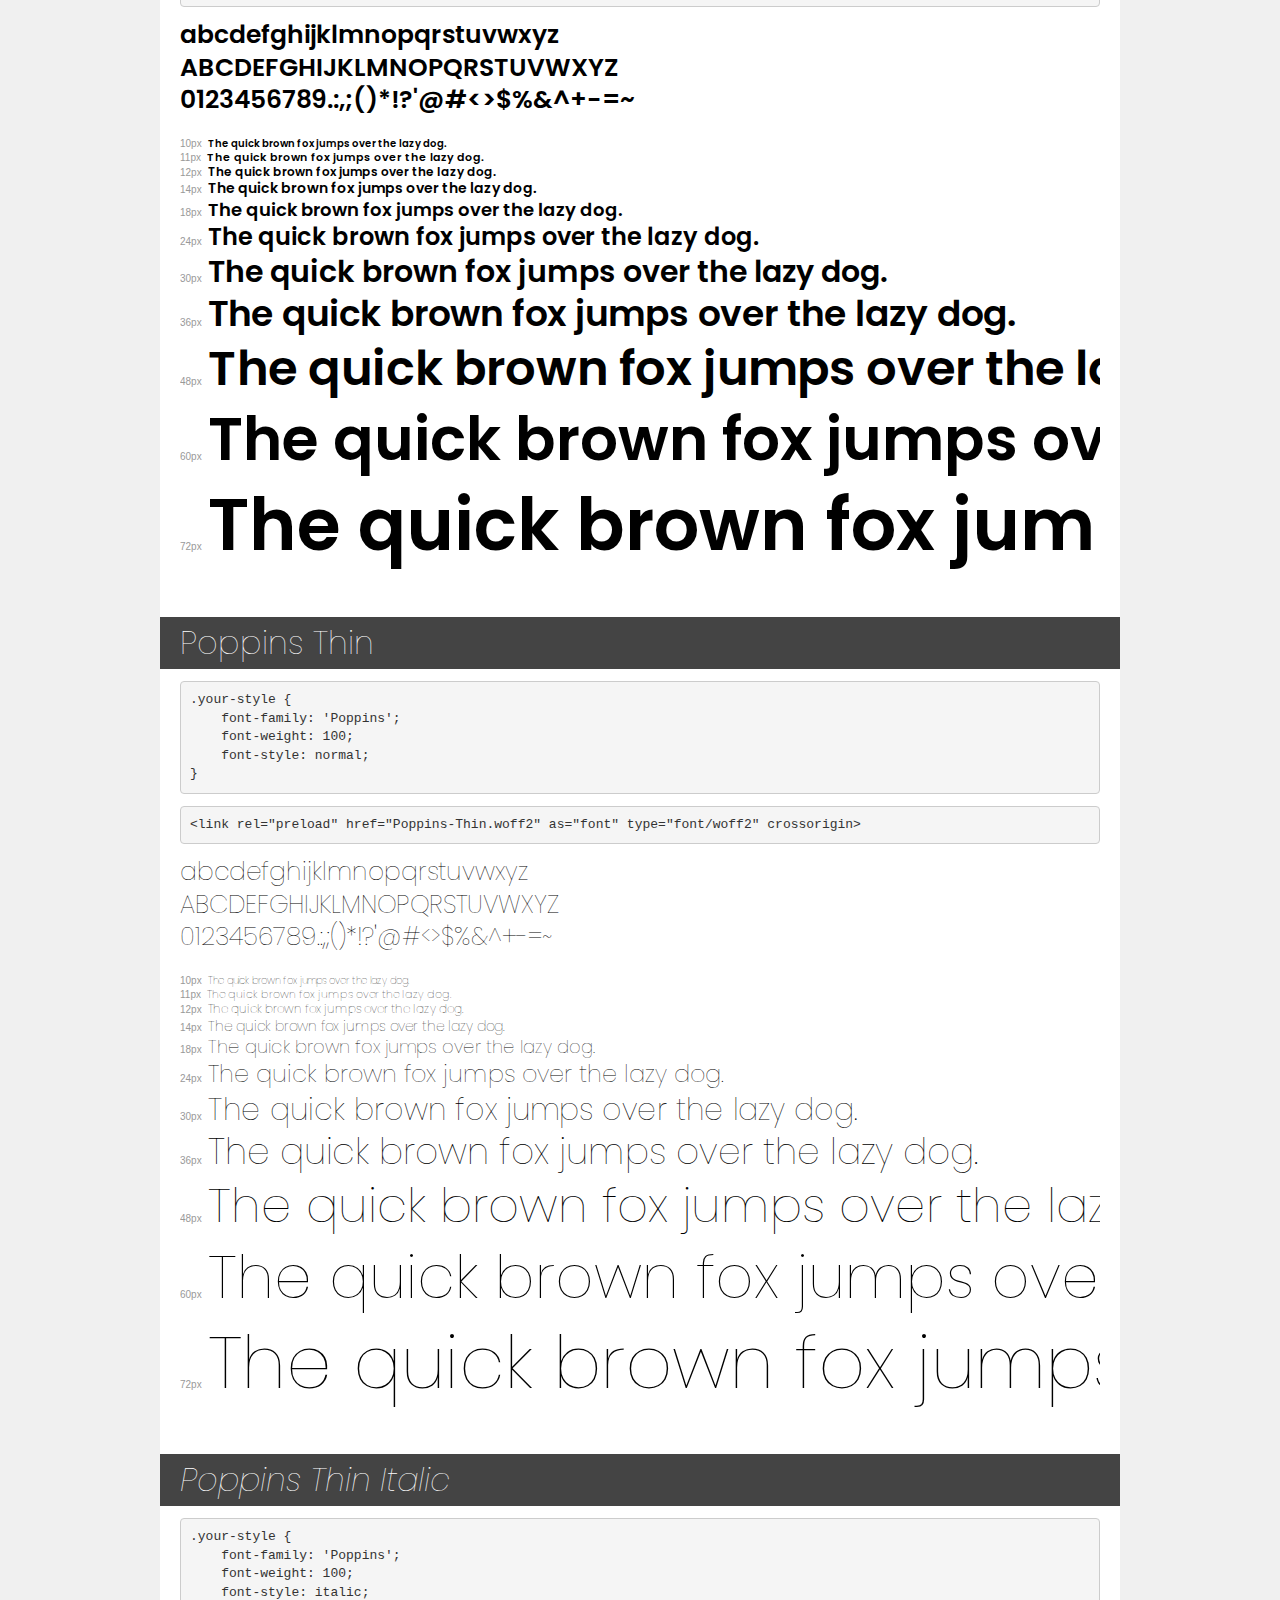
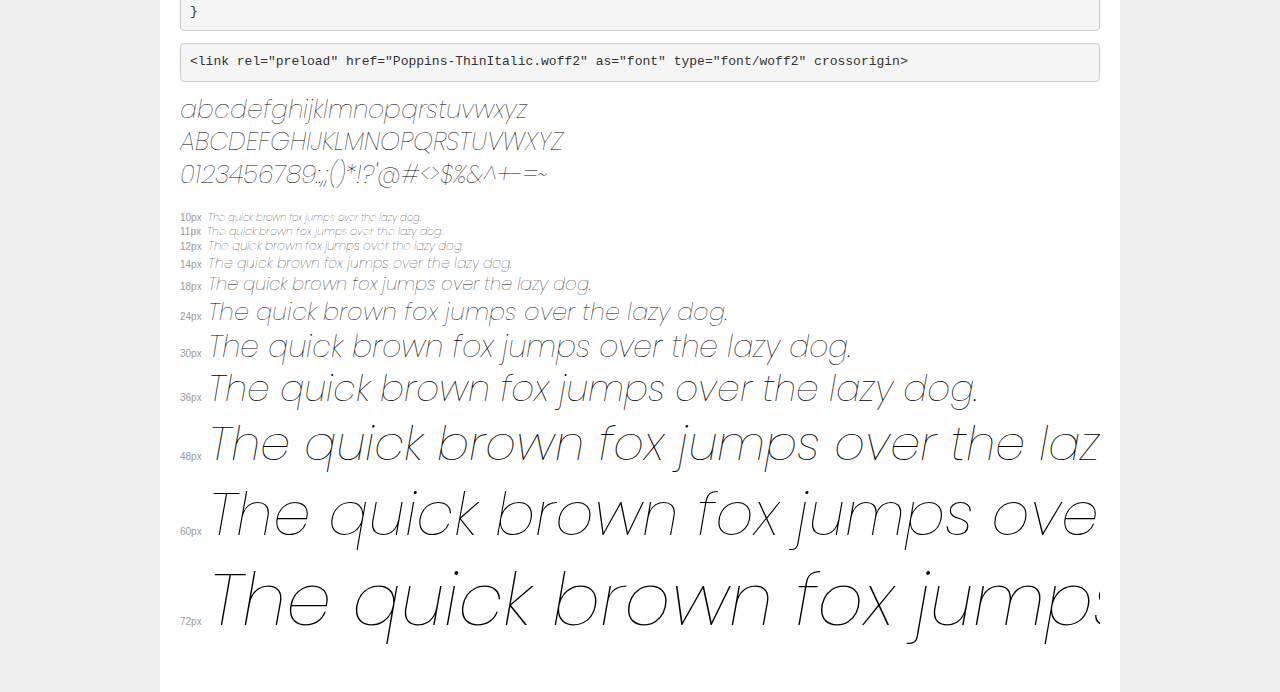
<file: poppins/demo.html>
<!DOCTYPE html>
<html lang="en">
<head>
    <meta charset="utf-8">
    <meta http-equiv="X-UA-Compatible" content="IE=edge">
    <meta name="viewport" content="width=device-width, initial-scale=1">
    <meta name="robots" content="noindex, noarchive">
    <meta name="format-detection" content="telephone=no">
    <title>Transfonter demo</title>
    <link href="stylesheet.css" rel="stylesheet">
    <style>
        /*
        http://meyerweb.com/eric/tools/css/reset/
        v2.0 | 20110126
        License: none (public domain)
        */
        html, body, div, span, applet, object, iframe,
        h1, h2, h3, h4, h5, h6, p, blockquote, pre,
        a, abbr, acronym, address, big, cite, code,
        del, dfn, em, img, ins, kbd, q, s, samp,
        small, strike, strong, sub, sup, tt, var,
        b, u, i, center,
        dl, dt, dd, ol, ul, li,
        fieldset, form, label, legend,
        table, caption, tbody, tfoot, thead, tr, th, td,
        article, aside, canvas, details, embed,
        figure, figcaption, footer, header, hgroup,
        menu, nav, output, ruby, section, summary,
        time, mark, audio, video {
            margin: 0;
            padding: 0;
            border: 0;
            font-size: 100%;
            font: inherit;
            vertical-align: baseline;
        }
        /* HTML5 display-role reset for older browsers */
        article, aside, details, figcaption, figure,
        footer, header, hgroup, menu, nav, section {
            display: block;
        }
        body {
            line-height: 1;
        }
        ol, ul {
            list-style: none;
        }
        blockquote, q {
            quotes: none;
        }
        blockquote:before, blockquote:after,
        q:before, q:after {
            content: '';
            content: none;
        }
        table {
            border-collapse: collapse;
            border-spacing: 0;
        }
        /* demo styles */
        body {
            background: #f0f0f0;
            color: #000;
        }
        .page {
            background: #fff;
            width: 920px;
            margin: 0 auto;
            padding: 20px 20px 0 20px;
            overflow: hidden;
        }
        .font-container {
            overflow-x: auto;
            overflow-y: hidden;
            margin-bottom: 40px;
            line-height: 1.3;
            white-space: nowrap;
            padding-bottom: 5px;
        }
        h1 {
            position: relative;
            background: #444;
            font-size: 32px;
            color: #fff;
            padding: 10px 20px;
            margin: 0 -20px 12px -20px;
        }
        .letters {
            font-size: 25px;
            margin-bottom: 20px;
        }
        .s10:before {
            content: '10px';
        }
        .s11:before {
            content: '11px';
        }
        .s12:before {
            content: '12px';
        }
        .s14:before {
            content: '14px';
        }
        .s18:before {
            content: '18px';
        }
        .s24:before {
            content: '24px';
        }
        .s30:before {
            content: '30px';
        }
        .s36:before {
            content: '36px';
        }
        .s48:before {
            content: '48px';
        }
        .s60:before {
            content: '60px';
        }
        .s72:before {
            content: '72px';
        }
        .s10:before, .s11:before, .s12:before, .s14:before,
        .s18:before, .s24:before, .s30:before, .s36:before,
        .s48:before, .s60:before, .s72:before {
            font-family: Arial, sans-serif;
            font-size: 10px;
            font-weight: normal;
            font-style: normal;
            color: #999;
            padding-right: 6px;
        }
        pre {
            display: block;
            padding: 9px;
            margin: 0 0 12px;
            font-family: Monaco, Menlo, Consolas, "Courier New", monospace;
            font-size: 13px;
            line-height: 1.428571429;
            color: #333;
            font-weight: normal;
            font-style: normal;
            background-color: #f5f5f5;
            border: 1px solid #ccc;
            overflow-x: auto;
            border-radius: 4px;
        }
        /* responsive */
        @media (max-width: 959px) {
            .page {
                width: auto;
                margin: 0;
            }
        }
    </style>
</head>
<body>
<div class="page">
    <div class="demo">
        <h1 style="font-family: 'Poppins'; font-weight: 900; font-style: normal;">Poppins Black</h1>
        <pre title="Usage">.your-style {
    font-family: 'Poppins';
    font-weight: 900;
    font-style: normal;
}</pre>
        <pre title="Preload (optional)">
&lt;link rel=&quot;preload&quot; href=&quot;Poppins-Black.woff2&quot; as=&quot;font&quot; type=&quot;font/woff2&quot; crossorigin&gt;</pre>
        <div class="font-container" style="font-family: 'Poppins'; font-weight: 900; font-style: normal;">
            <p class="letters">
                abcdefghijklmnopqrstuvwxyz<br>
ABCDEFGHIJKLMNOPQRSTUVWXYZ<br>
                0123456789.:,;()*!?'@#&lt;&gt;$%&^+-=~
            </p>
            <p class="s10" style="font-size: 10px;">The quick brown fox jumps over the lazy dog.</p>
            <p class="s11" style="font-size: 11px;">The quick brown fox jumps over the lazy dog.</p>
            <p class="s12" style="font-size: 12px;">The quick brown fox jumps over the lazy dog.</p>
            <p class="s14" style="font-size: 14px;">The quick brown fox jumps over the lazy dog.</p>
            <p class="s18" style="font-size: 18px;">The quick brown fox jumps over the lazy dog.</p>
            <p class="s24" style="font-size: 24px;">The quick brown fox jumps over the lazy dog.</p>
            <p class="s30" style="font-size: 30px;">The quick brown fox jumps over the lazy dog.</p>
            <p class="s36" style="font-size: 36px;">The quick brown fox jumps over the lazy dog.</p>
            <p class="s48" style="font-size: 48px;">The quick brown fox jumps over the lazy dog.</p>
            <p class="s60" style="font-size: 60px;">The quick brown fox jumps over the lazy dog.</p>
            <p class="s72" style="font-size: 72px;">The quick brown fox jumps over the lazy dog.</p>
        </div>
    </div>

    <div class="demo">
        <h1 style="font-family: 'Poppins'; font-weight: 900; font-style: italic;">Poppins Black Italic</h1>
        <pre title="Usage">.your-style {
    font-family: 'Poppins';
    font-weight: 900;
    font-style: italic;
}</pre>
        <pre title="Preload (optional)">
&lt;link rel=&quot;preload&quot; href=&quot;Poppins-BlackItalic.woff2&quot; as=&quot;font&quot; type=&quot;font/woff2&quot; crossorigin&gt;</pre>
        <div class="font-container" style="font-family: 'Poppins'; font-weight: 900; font-style: italic;">
            <p class="letters">
                abcdefghijklmnopqrstuvwxyz<br>
ABCDEFGHIJKLMNOPQRSTUVWXYZ<br>
                0123456789.:,;()*!?'@#&lt;&gt;$%&^+-=~
            </p>
            <p class="s10" style="font-size: 10px;">The quick brown fox jumps over the lazy dog.</p>
            <p class="s11" style="font-size: 11px;">The quick brown fox jumps over the lazy dog.</p>
            <p class="s12" style="font-size: 12px;">The quick brown fox jumps over the lazy dog.</p>
            <p class="s14" style="font-size: 14px;">The quick brown fox jumps over the lazy dog.</p>
            <p class="s18" style="font-size: 18px;">The quick brown fox jumps over the lazy dog.</p>
            <p class="s24" style="font-size: 24px;">The quick brown fox jumps over the lazy dog.</p>
            <p class="s30" style="font-size: 30px;">The quick brown fox jumps over the lazy dog.</p>
            <p class="s36" style="font-size: 36px;">The quick brown fox jumps over the lazy dog.</p>
            <p class="s48" style="font-size: 48px;">The quick brown fox jumps over the lazy dog.</p>
            <p class="s60" style="font-size: 60px;">The quick brown fox jumps over the lazy dog.</p>
            <p class="s72" style="font-size: 72px;">The quick brown fox jumps over the lazy dog.</p>
        </div>
    </div>

    <div class="demo">
        <h1 style="font-family: 'Poppins'; font-weight: bold; font-style: normal;">Poppins Bold</h1>
        <pre title="Usage">.your-style {
    font-family: 'Poppins';
    font-weight: bold;
    font-style: normal;
}</pre>
        <pre title="Preload (optional)">
&lt;link rel=&quot;preload&quot; href=&quot;Poppins-Bold.woff2&quot; as=&quot;font&quot; type=&quot;font/woff2&quot; crossorigin&gt;</pre>
        <div class="font-container" style="font-family: 'Poppins'; font-weight: bold; font-style: normal;">
            <p class="letters">
                abcdefghijklmnopqrstuvwxyz<br>
ABCDEFGHIJKLMNOPQRSTUVWXYZ<br>
                0123456789.:,;()*!?'@#&lt;&gt;$%&^+-=~
            </p>
            <p class="s10" style="font-size: 10px;">The quick brown fox jumps over the lazy dog.</p>
            <p class="s11" style="font-size: 11px;">The quick brown fox jumps over the lazy dog.</p>
            <p class="s12" style="font-size: 12px;">The quick brown fox jumps over the lazy dog.</p>
            <p class="s14" style="font-size: 14px;">The quick brown fox jumps over the lazy dog.</p>
            <p class="s18" style="font-size: 18px;">The quick brown fox jumps over the lazy dog.</p>
            <p class="s24" style="font-size: 24px;">The quick brown fox jumps over the lazy dog.</p>
            <p class="s30" style="font-size: 30px;">The quick brown fox jumps over the lazy dog.</p>
            <p class="s36" style="font-size: 36px;">The quick brown fox jumps over the lazy dog.</p>
            <p class="s48" style="font-size: 48px;">The quick brown fox jumps over the lazy dog.</p>
            <p class="s60" style="font-size: 60px;">The quick brown fox jumps over the lazy dog.</p>
            <p class="s72" style="font-size: 72px;">The quick brown fox jumps over the lazy dog.</p>
        </div>
    </div>

    <div class="demo">
        <h1 style="font-family: 'Poppins'; font-weight: bold; font-style: italic;">Poppins Bold Italic</h1>
        <pre title="Usage">.your-style {
    font-family: 'Poppins';
    font-weight: bold;
    font-style: italic;
}</pre>
        <pre title="Preload (optional)">
&lt;link rel=&quot;preload&quot; href=&quot;Poppins-BoldItalic.woff2&quot; as=&quot;font&quot; type=&quot;font/woff2&quot; crossorigin&gt;</pre>
        <div class="font-container" style="font-family: 'Poppins'; font-weight: bold; font-style: italic;">
            <p class="letters">
                abcdefghijklmnopqrstuvwxyz<br>
ABCDEFGHIJKLMNOPQRSTUVWXYZ<br>
                0123456789.:,;()*!?'@#&lt;&gt;$%&^+-=~
            </p>
            <p class="s10" style="font-size: 10px;">The quick brown fox jumps over the lazy dog.</p>
            <p class="s11" style="font-size: 11px;">The quick brown fox jumps over the lazy dog.</p>
            <p class="s12" style="font-size: 12px;">The quick brown fox jumps over the lazy dog.</p>
            <p class="s14" style="font-size: 14px;">The quick brown fox jumps over the lazy dog.</p>
            <p class="s18" style="font-size: 18px;">The quick brown fox jumps over the lazy dog.</p>
            <p class="s24" style="font-size: 24px;">The quick brown fox jumps over the lazy dog.</p>
            <p class="s30" style="font-size: 30px;">The quick brown fox jumps over the lazy dog.</p>
            <p class="s36" style="font-size: 36px;">The quick brown fox jumps over the lazy dog.</p>
            <p class="s48" style="font-size: 48px;">The quick brown fox jumps over the lazy dog.</p>
            <p class="s60" style="font-size: 60px;">The quick brown fox jumps over the lazy dog.</p>
            <p class="s72" style="font-size: 72px;">The quick brown fox jumps over the lazy dog.</p>
        </div>
    </div>

    <div class="demo">
        <h1 style="font-family: 'Poppins'; font-weight: 200; font-style: normal;">Poppins ExtraLight</h1>
        <pre title="Usage">.your-style {
    font-family: 'Poppins';
    font-weight: 200;
    font-style: normal;
}</pre>
        <pre title="Preload (optional)">
&lt;link rel=&quot;preload&quot; href=&quot;Poppins-ExtraLight.woff2&quot; as=&quot;font&quot; type=&quot;font/woff2&quot; crossorigin&gt;</pre>
        <div class="font-container" style="font-family: 'Poppins'; font-weight: 200; font-style: normal;">
            <p class="letters">
                abcdefghijklmnopqrstuvwxyz<br>
ABCDEFGHIJKLMNOPQRSTUVWXYZ<br>
                0123456789.:,;()*!?'@#&lt;&gt;$%&^+-=~
            </p>
            <p class="s10" style="font-size: 10px;">The quick brown fox jumps over the lazy dog.</p>
            <p class="s11" style="font-size: 11px;">The quick brown fox jumps over the lazy dog.</p>
            <p class="s12" style="font-size: 12px;">The quick brown fox jumps over the lazy dog.</p>
            <p class="s14" style="font-size: 14px;">The quick brown fox jumps over the lazy dog.</p>
            <p class="s18" style="font-size: 18px;">The quick brown fox jumps over the lazy dog.</p>
            <p class="s24" style="font-size: 24px;">The quick brown fox jumps over the lazy dog.</p>
            <p class="s30" style="font-size: 30px;">The quick brown fox jumps over the lazy dog.</p>
            <p class="s36" style="font-size: 36px;">The quick brown fox jumps over the lazy dog.</p>
            <p class="s48" style="font-size: 48px;">The quick brown fox jumps over the lazy dog.</p>
            <p class="s60" style="font-size: 60px;">The quick brown fox jumps over the lazy dog.</p>
            <p class="s72" style="font-size: 72px;">The quick brown fox jumps over the lazy dog.</p>
        </div>
    </div>

    <div class="demo">
        <h1 style="font-family: 'Poppins'; font-weight: bold; font-style: italic;">Poppins ExtraBold Italic</h1>
        <pre title="Usage">.your-style {
    font-family: 'Poppins';
    font-weight: bold;
    font-style: italic;
}</pre>
        <pre title="Preload (optional)">
&lt;link rel=&quot;preload&quot; href=&quot;Poppins-ExtraBoldItalic.woff2&quot; as=&quot;font&quot; type=&quot;font/woff2&quot; crossorigin&gt;</pre>
        <div class="font-container" style="font-family: 'Poppins'; font-weight: bold; font-style: italic;">
            <p class="letters">
                abcdefghijklmnopqrstuvwxyz<br>
ABCDEFGHIJKLMNOPQRSTUVWXYZ<br>
                0123456789.:,;()*!?'@#&lt;&gt;$%&^+-=~
            </p>
            <p class="s10" style="font-size: 10px;">The quick brown fox jumps over the lazy dog.</p>
            <p class="s11" style="font-size: 11px;">The quick brown fox jumps over the lazy dog.</p>
            <p class="s12" style="font-size: 12px;">The quick brown fox jumps over the lazy dog.</p>
            <p class="s14" style="font-size: 14px;">The quick brown fox jumps over the lazy dog.</p>
            <p class="s18" style="font-size: 18px;">The quick brown fox jumps over the lazy dog.</p>
            <p class="s24" style="font-size: 24px;">The quick brown fox jumps over the lazy dog.</p>
            <p class="s30" style="font-size: 30px;">The quick brown fox jumps over the lazy dog.</p>
            <p class="s36" style="font-size: 36px;">The quick brown fox jumps over the lazy dog.</p>
            <p class="s48" style="font-size: 48px;">The quick brown fox jumps over the lazy dog.</p>
            <p class="s60" style="font-size: 60px;">The quick brown fox jumps over the lazy dog.</p>
            <p class="s72" style="font-size: 72px;">The quick brown fox jumps over the lazy dog.</p>
        </div>
    </div>

    <div class="demo">
        <h1 style="font-family: 'Poppins'; font-weight: bold; font-style: normal;">Poppins ExtraBold</h1>
        <pre title="Usage">.your-style {
    font-family: 'Poppins';
    font-weight: bold;
    font-style: normal;
}</pre>
        <pre title="Preload (optional)">
&lt;link rel=&quot;preload&quot; href=&quot;Poppins-ExtraBold.woff2&quot; as=&quot;font&quot; type=&quot;font/woff2&quot; crossorigin&gt;</pre>
        <div class="font-container" style="font-family: 'Poppins'; font-weight: bold; font-style: normal;">
            <p class="letters">
                abcdefghijklmnopqrstuvwxyz<br>
ABCDEFGHIJKLMNOPQRSTUVWXYZ<br>
                0123456789.:,;()*!?'@#&lt;&gt;$%&^+-=~
            </p>
            <p class="s10" style="font-size: 10px;">The quick brown fox jumps over the lazy dog.</p>
            <p class="s11" style="font-size: 11px;">The quick brown fox jumps over the lazy dog.</p>
            <p class="s12" style="font-size: 12px;">The quick brown fox jumps over the lazy dog.</p>
            <p class="s14" style="font-size: 14px;">The quick brown fox jumps over the lazy dog.</p>
            <p class="s18" style="font-size: 18px;">The quick brown fox jumps over the lazy dog.</p>
            <p class="s24" style="font-size: 24px;">The quick brown fox jumps over the lazy dog.</p>
            <p class="s30" style="font-size: 30px;">The quick brown fox jumps over the lazy dog.</p>
            <p class="s36" style="font-size: 36px;">The quick brown fox jumps over the lazy dog.</p>
            <p class="s48" style="font-size: 48px;">The quick brown fox jumps over the lazy dog.</p>
            <p class="s60" style="font-size: 60px;">The quick brown fox jumps over the lazy dog.</p>
            <p class="s72" style="font-size: 72px;">The quick brown fox jumps over the lazy dog.</p>
        </div>
    </div>

    <div class="demo">
        <h1 style="font-family: 'Poppins'; font-weight: 200; font-style: italic;">Poppins ExtraLight Italic</h1>
        <pre title="Usage">.your-style {
    font-family: 'Poppins';
    font-weight: 200;
    font-style: italic;
}</pre>
        <pre title="Preload (optional)">
&lt;link rel=&quot;preload&quot; href=&quot;Poppins-ExtraLightItalic.woff2&quot; as=&quot;font&quot; type=&quot;font/woff2&quot; crossorigin&gt;</pre>
        <div class="font-container" style="font-family: 'Poppins'; font-weight: 200; font-style: italic;">
            <p class="letters">
                abcdefghijklmnopqrstuvwxyz<br>
ABCDEFGHIJKLMNOPQRSTUVWXYZ<br>
                0123456789.:,;()*!?'@#&lt;&gt;$%&^+-=~
            </p>
            <p class="s10" style="font-size: 10px;">The quick brown fox jumps over the lazy dog.</p>
            <p class="s11" style="font-size: 11px;">The quick brown fox jumps over the lazy dog.</p>
            <p class="s12" style="font-size: 12px;">The quick brown fox jumps over the lazy dog.</p>
            <p class="s14" style="font-size: 14px;">The quick brown fox jumps over the lazy dog.</p>
            <p class="s18" style="font-size: 18px;">The quick brown fox jumps over the lazy dog.</p>
            <p class="s24" style="font-size: 24px;">The quick brown fox jumps over the lazy dog.</p>
            <p class="s30" style="font-size: 30px;">The quick brown fox jumps over the lazy dog.</p>
            <p class="s36" style="font-size: 36px;">The quick brown fox jumps over the lazy dog.</p>
            <p class="s48" style="font-size: 48px;">The quick brown fox jumps over the lazy dog.</p>
            <p class="s60" style="font-size: 60px;">The quick brown fox jumps over the lazy dog.</p>
            <p class="s72" style="font-size: 72px;">The quick brown fox jumps over the lazy dog.</p>
        </div>
    </div>

    <div class="demo">
        <h1 style="font-family: 'Poppins'; font-weight: normal; font-style: italic;">Poppins Italic</h1>
        <pre title="Usage">.your-style {
    font-family: 'Poppins';
    font-weight: normal;
    font-style: italic;
}</pre>
        <pre title="Preload (optional)">
&lt;link rel=&quot;preload&quot; href=&quot;Poppins-Italic.woff2&quot; as=&quot;font&quot; type=&quot;font/woff2&quot; crossorigin&gt;</pre>
        <div class="font-container" style="font-family: 'Poppins'; font-weight: normal; font-style: italic;">
            <p class="letters">
                abcdefghijklmnopqrstuvwxyz<br>
ABCDEFGHIJKLMNOPQRSTUVWXYZ<br>
                0123456789.:,;()*!?'@#&lt;&gt;$%&^+-=~
            </p>
            <p class="s10" style="font-size: 10px;">The quick brown fox jumps over the lazy dog.</p>
            <p class="s11" style="font-size: 11px;">The quick brown fox jumps over the lazy dog.</p>
            <p class="s12" style="font-size: 12px;">The quick brown fox jumps over the lazy dog.</p>
            <p class="s14" style="font-size: 14px;">The quick brown fox jumps over the lazy dog.</p>
            <p class="s18" style="font-size: 18px;">The quick brown fox jumps over the lazy dog.</p>
            <p class="s24" style="font-size: 24px;">The quick brown fox jumps over the lazy dog.</p>
            <p class="s30" style="font-size: 30px;">The quick brown fox jumps over the lazy dog.</p>
            <p class="s36" style="font-size: 36px;">The quick brown fox jumps over the lazy dog.</p>
            <p class="s48" style="font-size: 48px;">The quick brown fox jumps over the lazy dog.</p>
            <p class="s60" style="font-size: 60px;">The quick brown fox jumps over the lazy dog.</p>
            <p class="s72" style="font-size: 72px;">The quick brown fox jumps over the lazy dog.</p>
        </div>
    </div>

    <div class="demo">
        <h1 style="font-family: 'Poppins'; font-weight: 300; font-style: normal;">Poppins Light</h1>
        <pre title="Usage">.your-style {
    font-family: 'Poppins';
    font-weight: 300;
    font-style: normal;
}</pre>
        <pre title="Preload (optional)">
&lt;link rel=&quot;preload&quot; href=&quot;Poppins-Light.woff2&quot; as=&quot;font&quot; type=&quot;font/woff2&quot; crossorigin&gt;</pre>
        <div class="font-container" style="font-family: 'Poppins'; font-weight: 300; font-style: normal;">
            <p class="letters">
                abcdefghijklmnopqrstuvwxyz<br>
ABCDEFGHIJKLMNOPQRSTUVWXYZ<br>
                0123456789.:,;()*!?'@#&lt;&gt;$%&^+-=~
            </p>
            <p class="s10" style="font-size: 10px;">The quick brown fox jumps over the lazy dog.</p>
            <p class="s11" style="font-size: 11px;">The quick brown fox jumps over the lazy dog.</p>
            <p class="s12" style="font-size: 12px;">The quick brown fox jumps over the lazy dog.</p>
            <p class="s14" style="font-size: 14px;">The quick brown fox jumps over the lazy dog.</p>
            <p class="s18" style="font-size: 18px;">The quick brown fox jumps over the lazy dog.</p>
            <p class="s24" style="font-size: 24px;">The quick brown fox jumps over the lazy dog.</p>
            <p class="s30" style="font-size: 30px;">The quick brown fox jumps over the lazy dog.</p>
            <p class="s36" style="font-size: 36px;">The quick brown fox jumps over the lazy dog.</p>
            <p class="s48" style="font-size: 48px;">The quick brown fox jumps over the lazy dog.</p>
            <p class="s60" style="font-size: 60px;">The quick brown fox jumps over the lazy dog.</p>
            <p class="s72" style="font-size: 72px;">The quick brown fox jumps over the lazy dog.</p>
        </div>
    </div>

    <div class="demo">
        <h1 style="font-family: 'Poppins'; font-weight: 300; font-style: italic;">Poppins Light Italic</h1>
        <pre title="Usage">.your-style {
    font-family: 'Poppins';
    font-weight: 300;
    font-style: italic;
}</pre>
        <pre title="Preload (optional)">
&lt;link rel=&quot;preload&quot; href=&quot;Poppins-LightItalic.woff2&quot; as=&quot;font&quot; type=&quot;font/woff2&quot; crossorigin&gt;</pre>
        <div class="font-container" style="font-family: 'Poppins'; font-weight: 300; font-style: italic;">
            <p class="letters">
                abcdefghijklmnopqrstuvwxyz<br>
ABCDEFGHIJKLMNOPQRSTUVWXYZ<br>
                0123456789.:,;()*!?'@#&lt;&gt;$%&^+-=~
            </p>
            <p class="s10" style="font-size: 10px;">The quick brown fox jumps over the lazy dog.</p>
            <p class="s11" style="font-size: 11px;">The quick brown fox jumps over the lazy dog.</p>
            <p class="s12" style="font-size: 12px;">The quick brown fox jumps over the lazy dog.</p>
            <p class="s14" style="font-size: 14px;">The quick brown fox jumps over the lazy dog.</p>
            <p class="s18" style="font-size: 18px;">The quick brown fox jumps over the lazy dog.</p>
            <p class="s24" style="font-size: 24px;">The quick brown fox jumps over the lazy dog.</p>
            <p class="s30" style="font-size: 30px;">The quick brown fox jumps over the lazy dog.</p>
            <p class="s36" style="font-size: 36px;">The quick brown fox jumps over the lazy dog.</p>
            <p class="s48" style="font-size: 48px;">The quick brown fox jumps over the lazy dog.</p>
            <p class="s60" style="font-size: 60px;">The quick brown fox jumps over the lazy dog.</p>
            <p class="s72" style="font-size: 72px;">The quick brown fox jumps over the lazy dog.</p>
        </div>
    </div>

    <div class="demo">
        <h1 style="font-family: 'Poppins'; font-weight: 500; font-style: italic;">Poppins Medium Italic</h1>
        <pre title="Usage">.your-style {
    font-family: 'Poppins';
    font-weight: 500;
    font-style: italic;
}</pre>
        <pre title="Preload (optional)">
&lt;link rel=&quot;preload&quot; href=&quot;Poppins-MediumItalic.woff2&quot; as=&quot;font&quot; type=&quot;font/woff2&quot; crossorigin&gt;</pre>
        <div class="font-container" style="font-family: 'Poppins'; font-weight: 500; font-style: italic;">
            <p class="letters">
                abcdefghijklmnopqrstuvwxyz<br>
ABCDEFGHIJKLMNOPQRSTUVWXYZ<br>
                0123456789.:,;()*!?'@#&lt;&gt;$%&^+-=~
            </p>
            <p class="s10" style="font-size: 10px;">The quick brown fox jumps over the lazy dog.</p>
            <p class="s11" style="font-size: 11px;">The quick brown fox jumps over the lazy dog.</p>
            <p class="s12" style="font-size: 12px;">The quick brown fox jumps over the lazy dog.</p>
            <p class="s14" style="font-size: 14px;">The quick brown fox jumps over the lazy dog.</p>
            <p class="s18" style="font-size: 18px;">The quick brown fox jumps over the lazy dog.</p>
            <p class="s24" style="font-size: 24px;">The quick brown fox jumps over the lazy dog.</p>
            <p class="s30" style="font-size: 30px;">The quick brown fox jumps over the lazy dog.</p>
            <p class="s36" style="font-size: 36px;">The quick brown fox jumps over the lazy dog.</p>
            <p class="s48" style="font-size: 48px;">The quick brown fox jumps over the lazy dog.</p>
            <p class="s60" style="font-size: 60px;">The quick brown fox jumps over the lazy dog.</p>
            <p class="s72" style="font-size: 72px;">The quick brown fox jumps over the lazy dog.</p>
        </div>
    </div>

    <div class="demo">
        <h1 style="font-family: 'Poppins'; font-weight: 500; font-style: normal;">Poppins Medium</h1>
        <pre title="Usage">.your-style {
    font-family: 'Poppins';
    font-weight: 500;
    font-style: normal;
}</pre>
        <pre title="Preload (optional)">
&lt;link rel=&quot;preload&quot; href=&quot;Poppins-Medium.woff2&quot; as=&quot;font&quot; type=&quot;font/woff2&quot; crossorigin&gt;</pre>
        <div class="font-container" style="font-family: 'Poppins'; font-weight: 500; font-style: normal;">
            <p class="letters">
                abcdefghijklmnopqrstuvwxyz<br>
ABCDEFGHIJKLMNOPQRSTUVWXYZ<br>
                0123456789.:,;()*!?'@#&lt;&gt;$%&^+-=~
            </p>
            <p class="s10" style="font-size: 10px;">The quick brown fox jumps over the lazy dog.</p>
            <p class="s11" style="font-size: 11px;">The quick brown fox jumps over the lazy dog.</p>
            <p class="s12" style="font-size: 12px;">The quick brown fox jumps over the lazy dog.</p>
            <p class="s14" style="font-size: 14px;">The quick brown fox jumps over the lazy dog.</p>
            <p class="s18" style="font-size: 18px;">The quick brown fox jumps over the lazy dog.</p>
            <p class="s24" style="font-size: 24px;">The quick brown fox jumps over the lazy dog.</p>
            <p class="s30" style="font-size: 30px;">The quick brown fox jumps over the lazy dog.</p>
            <p class="s36" style="font-size: 36px;">The quick brown fox jumps over the lazy dog.</p>
            <p class="s48" style="font-size: 48px;">The quick brown fox jumps over the lazy dog.</p>
            <p class="s60" style="font-size: 60px;">The quick brown fox jumps over the lazy dog.</p>
            <p class="s72" style="font-size: 72px;">The quick brown fox jumps over the lazy dog.</p>
        </div>
    </div>

    <div class="demo">
        <h1 style="font-family: 'Poppins'; font-weight: normal; font-style: normal;">Poppins Regular</h1>
        <pre title="Usage">.your-style {
    font-family: 'Poppins';
    font-weight: normal;
    font-style: normal;
}</pre>
        <pre title="Preload (optional)">
&lt;link rel=&quot;preload&quot; href=&quot;Poppins-Regular.woff2&quot; as=&quot;font&quot; type=&quot;font/woff2&quot; crossorigin&gt;</pre>
        <div class="font-container" style="font-family: 'Poppins'; font-weight: normal; font-style: normal;">
            <p class="letters">
                abcdefghijklmnopqrstuvwxyz<br>
ABCDEFGHIJKLMNOPQRSTUVWXYZ<br>
                0123456789.:,;()*!?'@#&lt;&gt;$%&^+-=~
            </p>
            <p class="s10" style="font-size: 10px;">The quick brown fox jumps over the lazy dog.</p>
            <p class="s11" style="font-size: 11px;">The quick brown fox jumps over the lazy dog.</p>
            <p class="s12" style="font-size: 12px;">The quick brown fox jumps over the lazy dog.</p>
            <p class="s14" style="font-size: 14px;">The quick brown fox jumps over the lazy dog.</p>
            <p class="s18" style="font-size: 18px;">The quick brown fox jumps over the lazy dog.</p>
            <p class="s24" style="font-size: 24px;">The quick brown fox jumps over the lazy dog.</p>
            <p class="s30" style="font-size: 30px;">The quick brown fox jumps over the lazy dog.</p>
            <p class="s36" style="font-size: 36px;">The quick brown fox jumps over the lazy dog.</p>
            <p class="s48" style="font-size: 48px;">The quick brown fox jumps over the lazy dog.</p>
            <p class="s60" style="font-size: 60px;">The quick brown fox jumps over the lazy dog.</p>
            <p class="s72" style="font-size: 72px;">The quick brown fox jumps over the lazy dog.</p>
        </div>
    </div>

    <div class="demo">
        <h1 style="font-family: 'Poppins'; font-weight: 600; font-style: italic;">Poppins SemiBold Italic</h1>
        <pre title="Usage">.your-style {
    font-family: 'Poppins';
    font-weight: 600;
    font-style: italic;
}</pre>
        <pre title="Preload (optional)">
&lt;link rel=&quot;preload&quot; href=&quot;Poppins-SemiBoldItalic.woff2&quot; as=&quot;font&quot; type=&quot;font/woff2&quot; crossorigin&gt;</pre>
        <div class="font-container" style="font-family: 'Poppins'; font-weight: 600; font-style: italic;">
            <p class="letters">
                abcdefghijklmnopqrstuvwxyz<br>
ABCDEFGHIJKLMNOPQRSTUVWXYZ<br>
                0123456789.:,;()*!?'@#&lt;&gt;$%&^+-=~
            </p>
            <p class="s10" style="font-size: 10px;">The quick brown fox jumps over the lazy dog.</p>
            <p class="s11" style="font-size: 11px;">The quick brown fox jumps over the lazy dog.</p>
            <p class="s12" style="font-size: 12px;">The quick brown fox jumps over the lazy dog.</p>
            <p class="s14" style="font-size: 14px;">The quick brown fox jumps over the lazy dog.</p>
            <p class="s18" style="font-size: 18px;">The quick brown fox jumps over the lazy dog.</p>
            <p class="s24" style="font-size: 24px;">The quick brown fox jumps over the lazy dog.</p>
            <p class="s30" style="font-size: 30px;">The quick brown fox jumps over the lazy dog.</p>
            <p class="s36" style="font-size: 36px;">The quick brown fox jumps over the lazy dog.</p>
            <p class="s48" style="font-size: 48px;">The quick brown fox jumps over the lazy dog.</p>
            <p class="s60" style="font-size: 60px;">The quick brown fox jumps over the lazy dog.</p>
            <p class="s72" style="font-size: 72px;">The quick brown fox jumps over the lazy dog.</p>
        </div>
    </div>

    <div class="demo">
        <h1 style="font-family: 'Poppins'; font-weight: 600; font-style: normal;">Poppins SemiBold</h1>
        <pre title="Usage">.your-style {
    font-family: 'Poppins';
    font-weight: 600;
    font-style: normal;
}</pre>
        <pre title="Preload (optional)">
&lt;link rel=&quot;preload&quot; href=&quot;Poppins-SemiBold.woff2&quot; as=&quot;font&quot; type=&quot;font/woff2&quot; crossorigin&gt;</pre>
        <div class="font-container" style="font-family: 'Poppins'; font-weight: 600; font-style: normal;">
            <p class="letters">
                abcdefghijklmnopqrstuvwxyz<br>
ABCDEFGHIJKLMNOPQRSTUVWXYZ<br>
                0123456789.:,;()*!?'@#&lt;&gt;$%&^+-=~
            </p>
            <p class="s10" style="font-size: 10px;">The quick brown fox jumps over the lazy dog.</p>
            <p class="s11" style="font-size: 11px;">The quick brown fox jumps over the lazy dog.</p>
            <p class="s12" style="font-size: 12px;">The quick brown fox jumps over the lazy dog.</p>
            <p class="s14" style="font-size: 14px;">The quick brown fox jumps over the lazy dog.</p>
            <p class="s18" style="font-size: 18px;">The quick brown fox jumps over the lazy dog.</p>
            <p class="s24" style="font-size: 24px;">The quick brown fox jumps over the lazy dog.</p>
            <p class="s30" style="font-size: 30px;">The quick brown fox jumps over the lazy dog.</p>
            <p class="s36" style="font-size: 36px;">The quick brown fox jumps over the lazy dog.</p>
            <p class="s48" style="font-size: 48px;">The quick brown fox jumps over the lazy dog.</p>
            <p class="s60" style="font-size: 60px;">The quick brown fox jumps over the lazy dog.</p>
            <p class="s72" style="font-size: 72px;">The quick brown fox jumps over the lazy dog.</p>
        </div>
    </div>

    <div class="demo">
        <h1 style="font-family: 'Poppins'; font-weight: 100; font-style: normal;">Poppins Thin</h1>
        <pre title="Usage">.your-style {
    font-family: 'Poppins';
    font-weight: 100;
    font-style: normal;
}</pre>
        <pre title="Preload (optional)">
&lt;link rel=&quot;preload&quot; href=&quot;Poppins-Thin.woff2&quot; as=&quot;font&quot; type=&quot;font/woff2&quot; crossorigin&gt;</pre>
        <div class="font-container" style="font-family: 'Poppins'; font-weight: 100; font-style: normal;">
            <p class="letters">
                abcdefghijklmnopqrstuvwxyz<br>
ABCDEFGHIJKLMNOPQRSTUVWXYZ<br>
                0123456789.:,;()*!?'@#&lt;&gt;$%&^+-=~
            </p>
            <p class="s10" style="font-size: 10px;">The quick brown fox jumps over the lazy dog.</p>
            <p class="s11" style="font-size: 11px;">The quick brown fox jumps over the lazy dog.</p>
            <p class="s12" style="font-size: 12px;">The quick brown fox jumps over the lazy dog.</p>
            <p class="s14" style="font-size: 14px;">The quick brown fox jumps over the lazy dog.</p>
            <p class="s18" style="font-size: 18px;">The quick brown fox jumps over the lazy dog.</p>
            <p class="s24" style="font-size: 24px;">The quick brown fox jumps over the lazy dog.</p>
            <p class="s30" style="font-size: 30px;">The quick brown fox jumps over the lazy dog.</p>
            <p class="s36" style="font-size: 36px;">The quick brown fox jumps over the lazy dog.</p>
            <p class="s48" style="font-size: 48px;">The quick brown fox jumps over the lazy dog.</p>
            <p class="s60" style="font-size: 60px;">The quick brown fox jumps over the lazy dog.</p>
            <p class="s72" style="font-size: 72px;">The quick brown fox jumps over the lazy dog.</p>
        </div>
    </div>

    <div class="demo">
        <h1 style="font-family: 'Poppins'; font-weight: 100; font-style: italic;">Poppins Thin Italic</h1>
        <pre title="Usage">.your-style {
    font-family: 'Poppins';
    font-weight: 100;
    font-style: italic;
}</pre>
        <pre title="Preload (optional)">
&lt;link rel=&quot;preload&quot; href=&quot;Poppins-ThinItalic.woff2&quot; as=&quot;font&quot; type=&quot;font/woff2&quot; crossorigin&gt;</pre>
        <div class="font-container" style="font-family: 'Poppins'; font-weight: 100; font-style: italic;">
            <p class="letters">
                abcdefghijklmnopqrstuvwxyz<br>
ABCDEFGHIJKLMNOPQRSTUVWXYZ<br>
                0123456789.:,;()*!?'@#&lt;&gt;$%&^+-=~
            </p>
            <p class="s10" style="font-size: 10px;">The quick brown fox jumps over the lazy dog.</p>
            <p class="s11" style="font-size: 11px;">The quick brown fox jumps over the lazy dog.</p>
            <p class="s12" style="font-size: 12px;">The quick brown fox jumps over the lazy dog.</p>
            <p class="s14" style="font-size: 14px;">The quick brown fox jumps over the lazy dog.</p>
            <p class="s18" style="font-size: 18px;">The quick brown fox jumps over the lazy dog.</p>
            <p class="s24" style="font-size: 24px;">The quick brown fox jumps over the lazy dog.</p>
            <p class="s30" style="font-size: 30px;">The quick brown fox jumps over the lazy dog.</p>
            <p class="s36" style="font-size: 36px;">The quick brown fox jumps over the lazy dog.</p>
            <p class="s48" style="font-size: 48px;">The quick brown fox jumps over the lazy dog.</p>
            <p class="s60" style="font-size: 60px;">The quick brown fox jumps over the lazy dog.</p>
            <p class="s72" style="font-size: 72px;">The quick brown fox jumps over the lazy dog.</p>
        </div>
    </div>

</div>
</body>
</html>
</file>
<file: scss/style.css>
* {
  padding: 0;
  margin: 0;
  list-style: none;
  box-sizing: border-box;
  text-decoration: none;
  font-family: "Philosopher", sans-serif;
}

body {
  background-color: rgba(244, 215, 237, 0.8509803922);
}

button {
  color: #ffffff;
  padding: 0.5rem 3.5rem;
  border-radius: 3rem;
  border: none;
  outline: none;
  font-weight: 600;
  font-size: 2.125rem;
  cursor: pointer;
  transition: all 0.5s;
  background: #AC7F7F;
  box-shadow: 0px 7px #DCA7A7;
}

h2 {
  font-size: 3.75rem;
  color: #AC7F7F;
}

input {
  display: block;
  width: 25rem;
  margin: 1.5rem auto auto;
  background: rgba(194, 134, 134, 0.38);
  color: #ffffff;
  padding: 0.3rem 2rem;
  box-shadow: 0px 5px #AC7F7F;
  border-radius: 2rem;
  font-size: 1.563rem;
  border: none;
  font-family: "Poppins", sans-serif;
}
input::placeholder {
  color: #ffffff;
}
input:focus {
  outline: none;
}

.background_img {
  background-image: url(../images/image\ 1.png);
  padding: 5rem 0;
  background-size: cover;
  background-position: center;
  background-repeat: no-repeat;
  height: 100vh;
}
.background_img .signin_block {
  background-color: rgba(244, 215, 237, 0.8509803922);
  padding: 3.2rem;
  border-radius: 2rem;
  text-align: center;
}
.background_img .signin_block .heading h2 {
  font-size: 3.75rem;
  color: #AC7F7F;
}
.background_img .signin_block .signin_form input {
  display: block;
  width: 37rem;
  margin: 2rem auto auto;
  background: rgba(194, 134, 134, 0.38);
  color: #ffffff;
  padding: 0.5rem 2rem;
  box-shadow: 0px 5px #AC7F7F;
  border-radius: 2rem;
  font-size: 1.563rem;
  border: none;
  font-family: "Poppins", sans-serif;
}
.background_img .signin_block .signin_form input::placeholder {
  color: #ffffff;
}
.background_img .signin_block .signin_form input:focus {
  outline: none;
}
.background_img .signin_block .signin_form input:nth-child(2) {
  margin-top: 2rem;
}
.background_img .signin_block .signin_btn {
  padding-top: 2rem;
}
.background_img .signin_block .signup_link {
  padding: 1rem 0;
}
.background_img .signin_block .signup_link a {
  color: #AC7F7F;
  font-size: 1.5rem;
  font-weight: 700;
}

@media screen and (max-width: 576px) {
  button {
    font-size: 1.125rem;
  }
  input, img, textarea {
    width: 100% !important;
  }
  .background_img {
    padding: 5rem 3rem;
  }
  .background_img .signin_block .heading h2 {
    font-size: 3rem;
  }
  .background_img .signin_block .signin_form input {
    width: 100%;
    font-size: 1rem;
  }
}
@media (max-width: 786px) {
  .background_img .signin_block .signin_form input {
    width: 100%;
  }
}
.background_img {
  background-image: url(../images/image\ 1.png);
  padding: 3.65rem 0;
}
.background_img .signin_block {
  background-color: rgba(244, 215, 237, 0.8509803922);
  padding: 0rem 0.7rem;
  border-radius: 2rem;
  text-align: center;
}
.background_img .signin_block .left_block {
  background: rgba(194, 134, 134, 0.38);
  box-shadow: 0px 4px 4px rgba(0, 0, 0, 0.25);
  border-radius: 2rem;
}
.background_img .signin_block .right_block {
  padding: 1rem;
}
.background_img .signin_block .right_block .heading h2 {
  font-size: 3.75rem;
  color: #AC7F7F;
}
.background_img .signin_block .right_block .signin_form input {
  display: block;
  width: 25rem;
  margin: 1.5rem auto auto;
  background: rgba(194, 134, 134, 0.38);
  color: #ffffff;
  padding: 0.3rem 2rem;
  box-shadow: 0px 5px #AC7F7F;
  border-radius: 2rem;
  font-size: 1.563rem;
  border: none;
  font-family: "Poppins", sans-serif;
}
.background_img .signin_block .right_block .signin_form input::placeholder {
  color: #ffffff;
}
.background_img .signin_block .right_block .signin_form input:focus {
  outline: none;
}
.background_img .signin_block .right_block .signin_form input:nth-child(2) {
  margin-top: 1.5rem;
}
.background_img .signin_block .right_block .signup_btn {
  padding: 1.5rem 0;
}
.background_img .signin_block .right_block .signin_link a {
  color: #AC7F7F;
  font-size: 1.5rem;
  font-weight: 700;
}

.admin {
  text-align: center;
  padding: 4rem 0;
}
.admin .admin_btn {
  padding-top: 2rem;
}

@media screen and (max-width: 576px) {
  .background_img .signin_block {
    margin: 0 2rem;
  }
  .background_img .signin_block .left_block {
    width: 100%;
  }
  .background_img .signin_block .left_block img {
    width: 100%;
  }
  .background_img .signin_block .right_block .signin_form input {
    width: 100%;
  }
}
.navbar {
  background-color: #AC7F7F;
  padding: 1rem 2rem;
  display: flex;
  justify-content: space-between;
}
.navbar .menu {
  padding-top: 1rem;
}
.navbar .menu a {
  font-size: 2.25rem;
  color: #ffffff;
  font-family: "Philosopher", sans-serif;
  padding: 0rem 1rem;
  cursor: pointer;
}
.navbar .logout {
  padding-top: 0.3rem;
  cursor: pointer;
}
.navbar .mobile_nav_bar {
  display: none;
}

.cards_block {
  padding: 3rem 0;
}
.cards_block .card_container {
  display: flex;
  justify-content: center;
  flex-wrap: wrap;
  gap: 1.5rem;
}
.cards_block .card_container .card1 {
  display: flex;
  gap: 1rem;
  background-color: #AC7F7F;
  border-radius: 1.375rem;
  padding: 0;
}
.cards_block .card_container .card1 .choco_img {
  background-color: #FCC5C5;
  padding: 1.2rem 0.5rem;
  border-radius: 1.375rem;
  cursor: pointer;
}
.cards_block .card_container .card1 .choco_img .image {
  width: 7.5rem;
}
.cards_block .card_container .card1 .choco_img .image img {
  width: 100%;
}
.cards_block .card_container .card1 .choco_deatils {
  padding: 1rem 1rem 0 0;
  color: #ffffff;
}
.cards_block .card_container .card1 .choco_deatils h2 {
  font-size: 1.875rem;
  font-weight: 700;
  line-height: 2.125rem;
  font-family: "Philosopher";
  font-style: normal;
}
.cards_block .card_container .card1 .choco_deatils p {
  font-size: 1.063rem;
  line-height: 1.188rem;
  padding: 0.5rem 2.5rem 0 0;
}
.cards_block .card_container .card1 .choco_deatils .icon {
  padding-top: 2rem;
}
.cards_block .card_container .card1 .choco_deatils .icon button {
  background: #FCC5C5;
  box-shadow: 0px 4px 4px rgba(0, 0, 0, 0.25);
  border-radius: 34.5px;
  padding: 0rem 2rem;
  line-height: 2rem;
}
.cards_block .card_container .card1 .choco_deatils .icon button::before {
  font-size: 1.2rem;
  font-family: "Font Awesome 5 Free";
  font-weight: 900;
  color: #2B2B2B;
  content: "\f303";
}
.cards_block .card_container .card1 .choco_deatils .icon button:nth-child(2)::before {
  font-size: 1rem;
  font-family: "Font Awesome 5 Free";
  font-weight: 900;
  color: #EB3223;
  content: "\f1f8";
}
.cards_block .card_container .card1 .choco_deatils .icon button:nth-child(2) {
  margin-left: 1.2rem;
}

.add_item {
  position: relative;
  cursor: pointer;
}
.add_item .add_chocos {
  position: absolute;
  top: 2rem;
  right: 0;
  width: 3.5rem;
  color: #ffffff;
  background-color: #AC7F7F;
  border-radius: 8rem;
  font-size: 3rem;
  font-weight: bold;
  text-align: center;
}

@media screen and (max-width: 576px) {
  .navbar .menu {
    display: none;
  }
  .navbar .logout {
    display: none;
  }
  .navbar .mobile_nav_bar .hamburg {
    width: 100%;
    padding: 1rem 0;
    position: relative;
    z-index: 999;
  }
  .navbar .mobile_nav_bar .hamburg span {
    display: block;
    height: 0.3rem;
    width: 2.2rem;
    background-color: #ffffff;
    padding: 0rem 1rem;
    margin: 0.4rem;
  }
  .navbar .mobile_nav_bar .mobile {
    display: none;
  }
  .navbar .mobile_nav_bar .mobile .mobile_menu {
    display: flex;
    flex-direction: column;
    align-items: center;
    width: 100%;
    gap: 1rem;
    padding: 5rem 0;
    margin-top: 6rem;
    position: absolute;
    top: 0rem;
    left: 0;
    z-index: 99;
    background-color: #AC7F7F;
  }
  .navbar .mobile_nav_bar .mobile .mobile_menu a {
    font-size: 2.25rem;
    color: #ffffff;
    font-family: "Philosopher", sans-serif;
    padding: 0rem 1rem;
    cursor: pointer;
  }
  .navbar .mobile_nav_bar .mobile .mobile_menu .mobile_logout {
    width: 30%;
  }
  .navbar .mobile_nav_bar .mobile .mobile_menu .mobile_logout img {
    width: 100%;
  }
}
@media (max-width: 786px) {
  .navbar .menu {
    display: none;
  }
  .navbar .logout {
    display: none;
  }
  .navbar .mobile_nav_bar .hamburg {
    width: 100%;
    padding: 1rem 0;
    position: relative;
    z-index: 999;
  }
  .navbar .mobile_nav_bar .hamburg span {
    display: block;
    height: 0.3rem;
    width: 2.2rem;
    background-color: #ffffff;
    padding: 0rem 1rem;
    margin: 0.4rem;
  }
  .navbar .mobile_nav_bar .mobile {
    display: none;
  }
  .navbar .mobile_nav_bar .mobile .mobile_menu {
    display: flex;
    flex-direction: column;
    align-items: center;
    width: 100%;
    gap: 1rem;
    padding: 5rem 0;
    margin-top: 6rem;
    position: absolute;
    top: 0rem;
    left: 0;
    z-index: 99;
    background-color: #AC7F7F;
  }
  .navbar .mobile_nav_bar .mobile .mobile_menu a {
    font-size: 2.25rem;
    color: #ffffff;
    font-family: "Philosopher", sans-serif;
    padding: 0rem 1rem;
    cursor: pointer;
  }
  .navbar .mobile_nav_bar .mobile .mobile_menu .mobile_logout {
    width: 30%;
  }
  .navbar .mobile_nav_bar .mobile .mobile_menu .mobile_logout img {
    width: 100%;
  }
}
.add_choco {
  padding: 2rem 0;
}
.add_choco .edit_left {
  padding: 4rem 0 !important;
}
.add_choco .add_left {
  background: rgba(194, 134, 134, 0.38);
  box-shadow: 0px 4px 4px rgba(0, 0, 0, 0.25);
  border-radius: 2rem;
  border: 6px dotted #AC7F7F;
  text-align: center;
  padding: 6.9rem 0;
}
.add_choco .add_left .edit_choco_img {
  width: 20rem;
  margin: 0 auto;
}
.add_choco .add_left .edit_choco_img img {
  width: 100%;
}
.add_choco .add_left h3 {
  padding-top: 2rem;
  color: #AC7F7F;
  font-size: 2.813rem;
}
.add_choco .add_right {
  text-align: center;
  padding-top: 2rem;
}
.add_choco .add_right h2 {
  font-size: 2rem;
  color: #AC7F7F;
}
.add_choco .add_right .add_input textarea {
  display: block;
  width: 25rem;
  margin: 1.5rem auto auto;
  background: rgba(194, 134, 134, 0.38);
  color: #ffffff;
  padding: 0.3rem 2rem;
  box-shadow: 0px 5px #AC7F7F;
  border-radius: 2rem;
  font-size: 1.563rem;
  border: none;
  font-family: "Poppins", sans-serif;
  resize: none;
  height: 8rem;
}
.add_choco .add_right .add_input textarea::placeholder {
  color: #ffffff;
}
.add_choco .add_right .add_input textarea:focus {
  outline: none;
}
.add_choco .add_right .add_btn {
  padding-top: 2rem;
}
.add_choco .add_right .add_btn button {
  padding: 0.2rem 3.5rem;
}

@media screen and (max-width: 576px) {
  .add_choco .add_left .add_choco_img {
    width: 100%;
  }
}
.show_choco {
  text-align: center;
  padding: 2rem 0;
}
.show_choco .title h2 {
  font-size: 2rem;
}
.show_choco .show_img {
  width: 19rem;
  margin: 0 auto;
}
.show_choco .show_img img {
  width: 100%;
}
.show_choco .details h3 {
  color: #AC7F7F;
  font-size: 2rem;
  padding-bottom: 2rem;
}
.show_choco .details p {
  font-size: 1.875rem;
  color: #AC7F7F;
}

@media screen and (max-width: 576px) {
  .show_choco .show_img {
    width: 100%;
  }
}/*# sourceMappingURL=style.css.map */
</file>
<file: Philosopher/stylesheet.css>
@font-face {
    font-family: 'Philosopher';
    src: url('Philosopher-Italic.woff2') format('woff2'),
        url('Philosopher-Italic.woff') format('woff');
    font-weight: normal;
    font-style: italic;
    font-display: swap;
}

@font-face {
    font-family: 'Philosopher';
    src: url('Philosopher-Regular.woff2') format('woff2'),
        url('Philosopher-Regular.woff') format('woff');
    font-weight: normal;
    font-style: normal;
    font-display: swap;
}

@font-face {
    font-family: 'Philosopher';
    src: url('Philosopher-BoldItalic.woff2') format('woff2'),
        url('Philosopher-BoldItalic.woff') format('woff');
    font-weight: bold;
    font-style: italic;
    font-display: swap;
}

@font-face {
    font-family: 'Philosopher';
    src: url('Philosopher-Bold.woff2') format('woff2'),
        url('Philosopher-Bold.woff') format('woff');
    font-weight: bold;
    font-style: normal;
    font-display: swap;
}
</file>
<file: poppins/stylesheet.css>
@font-face {
    font-family: 'Poppins';
    src: url('Poppins-Black.woff2') format('woff2'),
        url('Poppins-Black.woff') format('woff');
    font-weight: 900;
    font-style: normal;
    font-display: swap;
}

@font-face {
    font-family: 'Poppins';
    src: url('Poppins-BlackItalic.woff2') format('woff2'),
        url('Poppins-BlackItalic.woff') format('woff');
    font-weight: 900;
    font-style: italic;
    font-display: swap;
}

@font-face {
    font-family: 'Poppins';
    src: url('Poppins-Bold.woff2') format('woff2'),
        url('Poppins-Bold.woff') format('woff');
    font-weight: bold;
    font-style: normal;
    font-display: swap;
}

@font-face {
    font-family: 'Poppins';
    src: url('Poppins-BoldItalic.woff2') format('woff2'),
        url('Poppins-BoldItalic.woff') format('woff');
    font-weight: bold;
    font-style: italic;
    font-display: swap;
}

@font-face {
    font-family: 'Poppins';
    src: url('Poppins-ExtraLight.woff2') format('woff2'),
        url('Poppins-ExtraLight.woff') format('woff');
    font-weight: 200;
    font-style: normal;
    font-display: swap;
}

@font-face {
    font-family: 'Poppins';
    src: url('Poppins-ExtraBoldItalic.woff2') format('woff2'),
        url('Poppins-ExtraBoldItalic.woff') format('woff');
    font-weight: bold;
    font-style: italic;
    font-display: swap;
}

@font-face {
    font-family: 'Poppins';
    src: url('Poppins-ExtraBold.woff2') format('woff2'),
        url('Poppins-ExtraBold.woff') format('woff');
    font-weight: bold;
    font-style: normal;
    font-display: swap;
}

@font-face {
    font-family: 'Poppins';
    src: url('Poppins-ExtraLightItalic.woff2') format('woff2'),
        url('Poppins-ExtraLightItalic.woff') format('woff');
    font-weight: 200;
    font-style: italic;
    font-display: swap;
}

@font-face {
    font-family: 'Poppins';
    src: url('Poppins-Italic.woff2') format('woff2'),
        url('Poppins-Italic.woff') format('woff');
    font-weight: normal;
    font-style: italic;
    font-display: swap;
}

@font-face {
    font-family: 'Poppins';
    src: url('Poppins-Light.woff2') format('woff2'),
        url('Poppins-Light.woff') format('woff');
    font-weight: 300;
    font-style: normal;
    font-display: swap;
}

@font-face {
    font-family: 'Poppins';
    src: url('Poppins-LightItalic.woff2') format('woff2'),
        url('Poppins-LightItalic.woff') format('woff');
    font-weight: 300;
    font-style: italic;
    font-display: swap;
}

@font-face {
    font-family: 'Poppins';
    src: url('Poppins-MediumItalic.woff2') format('woff2'),
        url('Poppins-MediumItalic.woff') format('woff');
    font-weight: 500;
    font-style: italic;
    font-display: swap;
}

@font-face {
    font-family: 'Poppins';
    src: url('Poppins-Medium.woff2') format('woff2'),
        url('Poppins-Medium.woff') format('woff');
    font-weight: 500;
    font-style: normal;
    font-display: swap;
}

@font-face {
    font-family: 'Poppins';
    src: url('Poppins-Regular.woff2') format('woff2'),
        url('Poppins-Regular.woff') format('woff');
    font-weight: normal;
    font-style: normal;
    font-display: swap;
}

@font-face {
    font-family: 'Poppins';
    src: url('Poppins-SemiBoldItalic.woff2') format('woff2'),
        url('Poppins-SemiBoldItalic.woff') format('woff');
    font-weight: 600;
    font-style: italic;
    font-display: swap;
}

@font-face {
    font-family: 'Poppins';
    src: url('Poppins-SemiBold.woff2') format('woff2'),
        url('Poppins-SemiBold.woff') format('woff');
    font-weight: 600;
    font-style: normal;
    font-display: swap;
}

@font-face {
    font-family: 'Poppins';
    src: url('Poppins-Thin.woff2') format('woff2'),
        url('Poppins-Thin.woff') format('woff');
    font-weight: 100;
    font-style: normal;
    font-display: swap;
}

@font-face {
    font-family: 'Poppins';
    src: url('Poppins-ThinItalic.woff2') format('woff2'),
        url('Poppins-ThinItalic.woff') format('woff');
    font-weight: 100;
    font-style: italic;
    font-display: swap;
}
</file>
